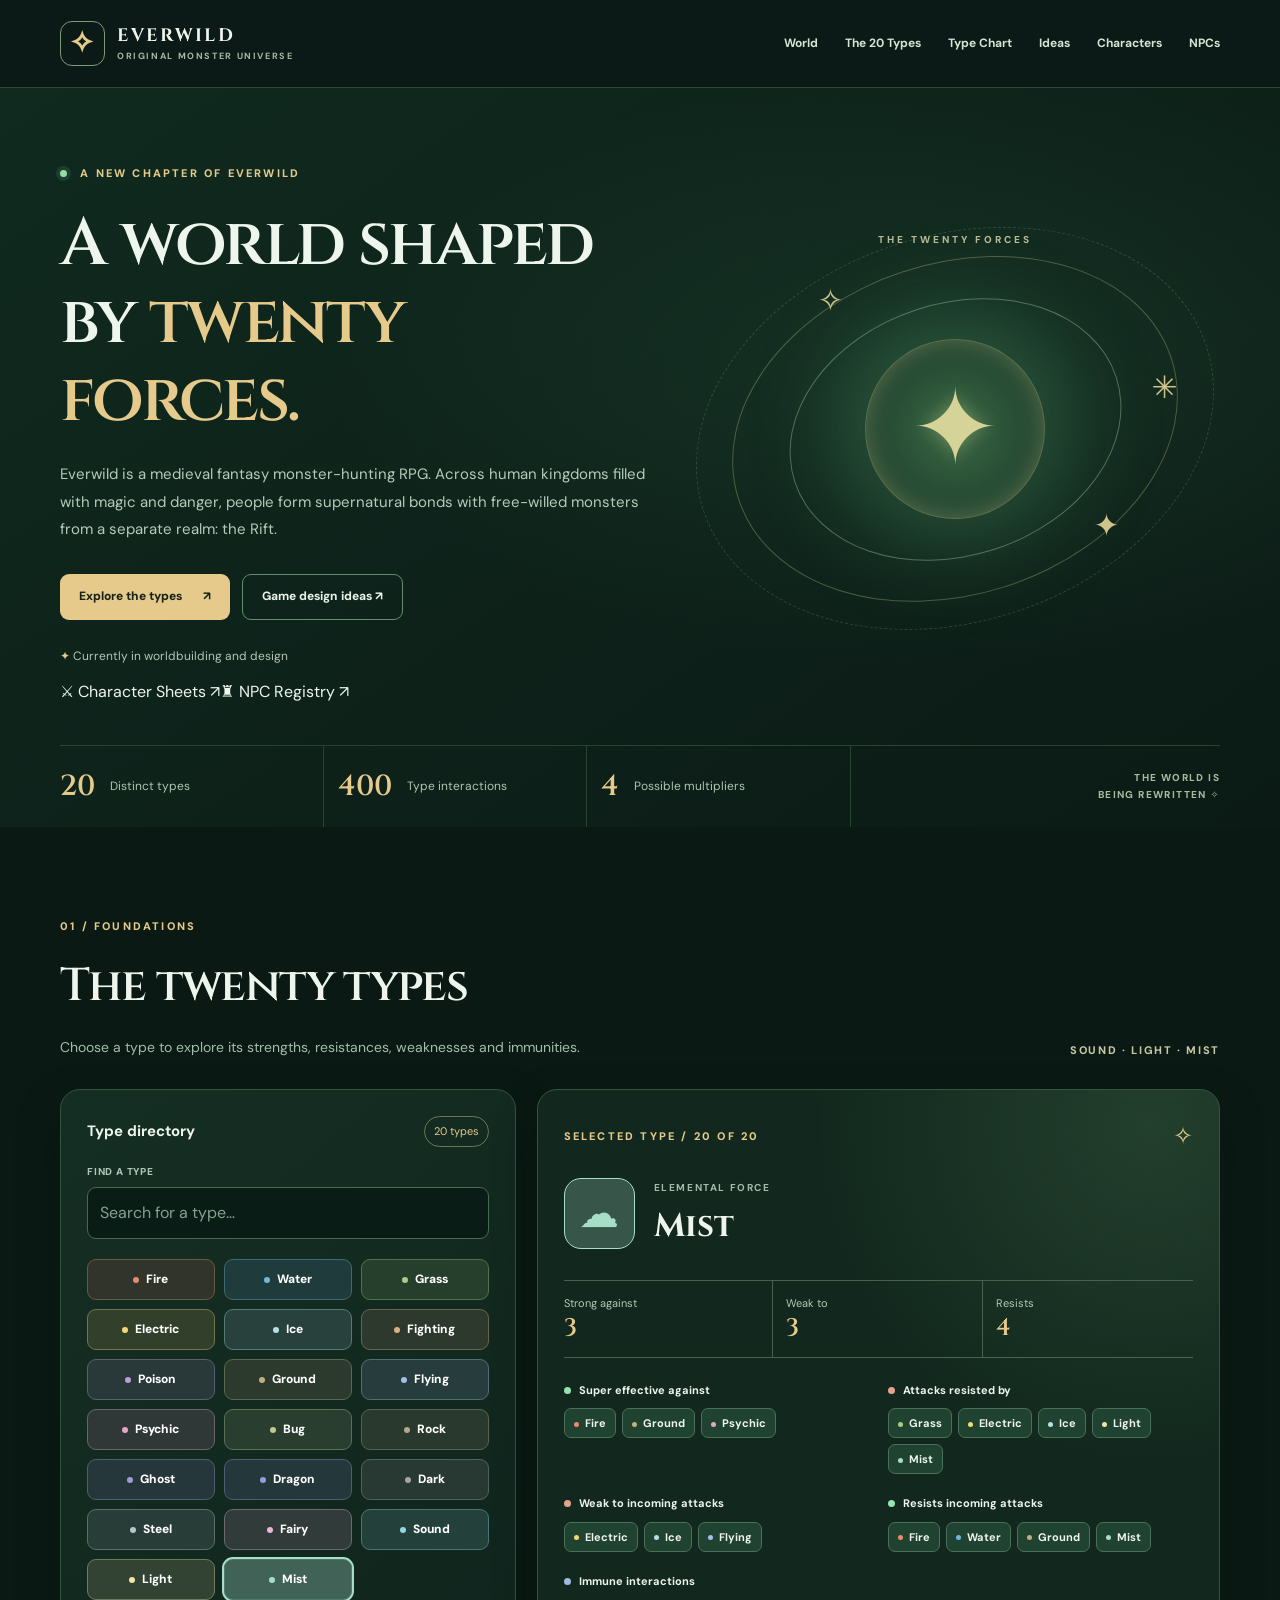
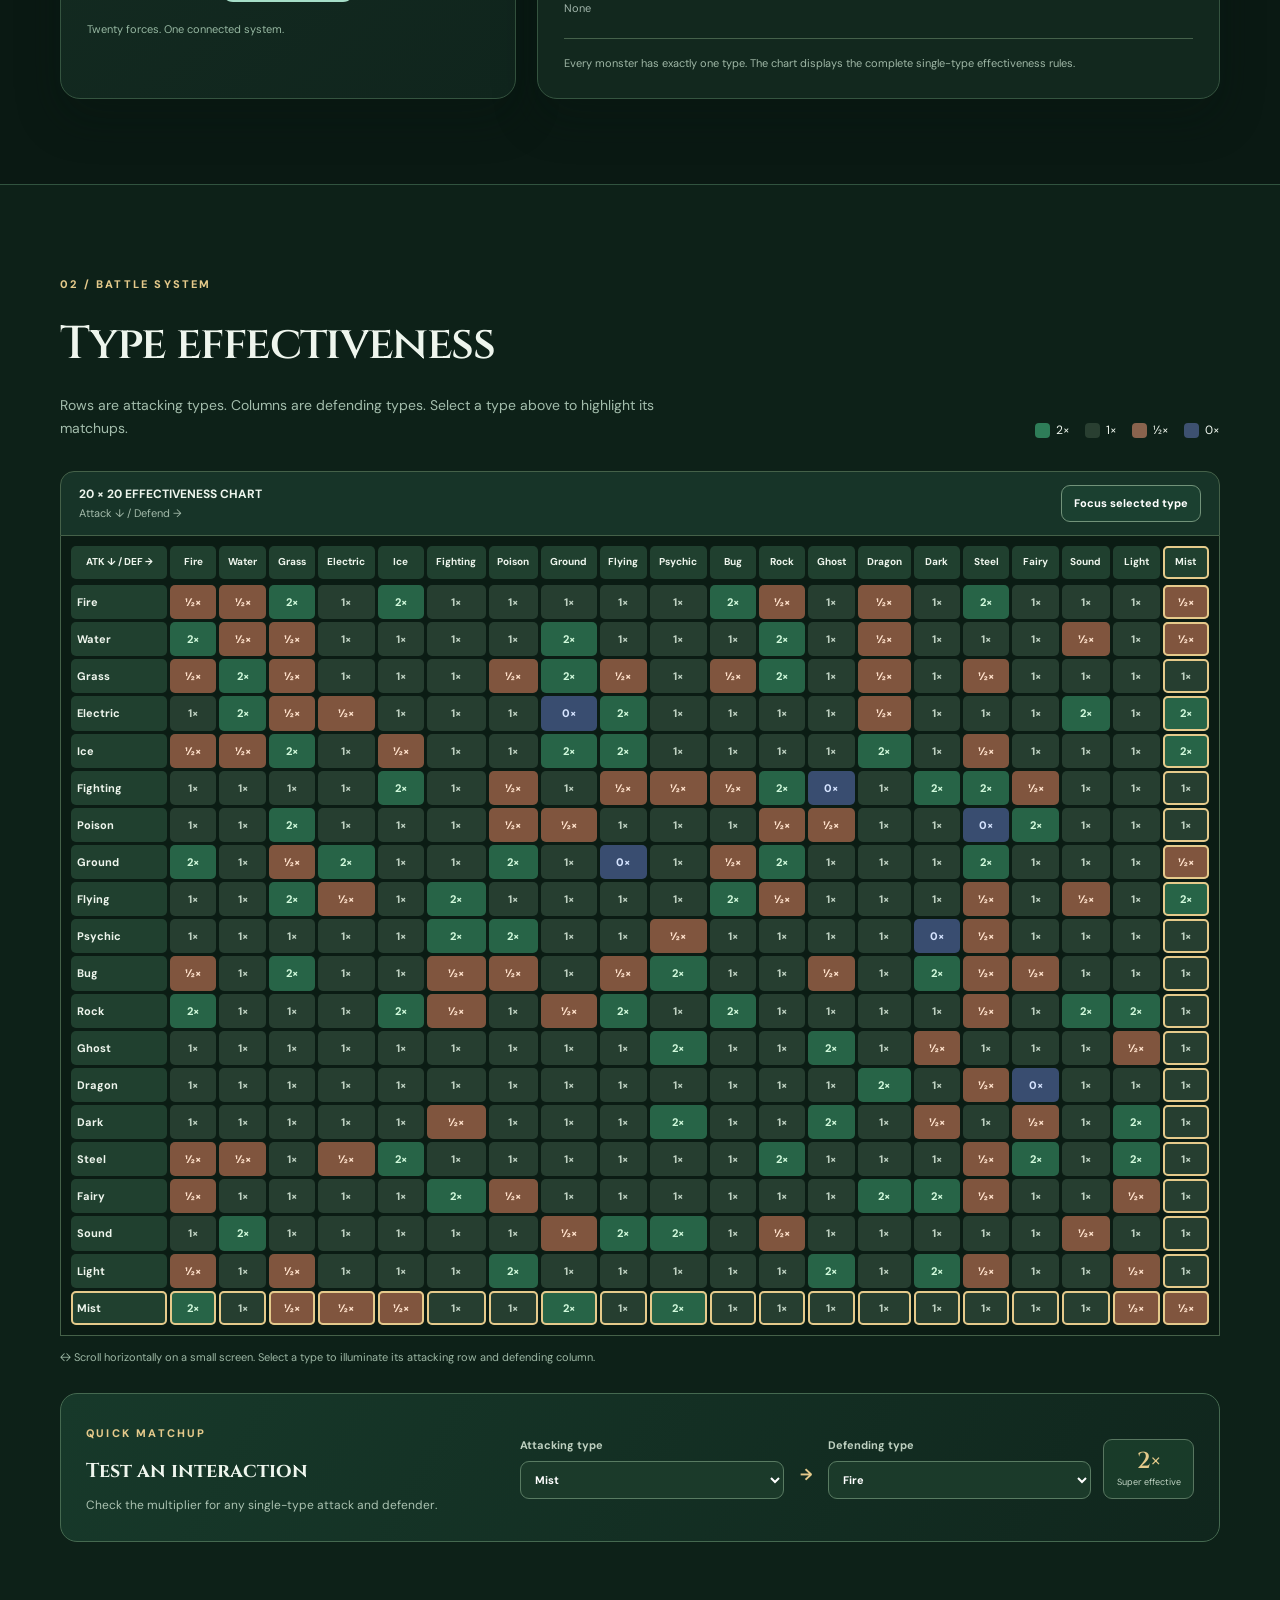
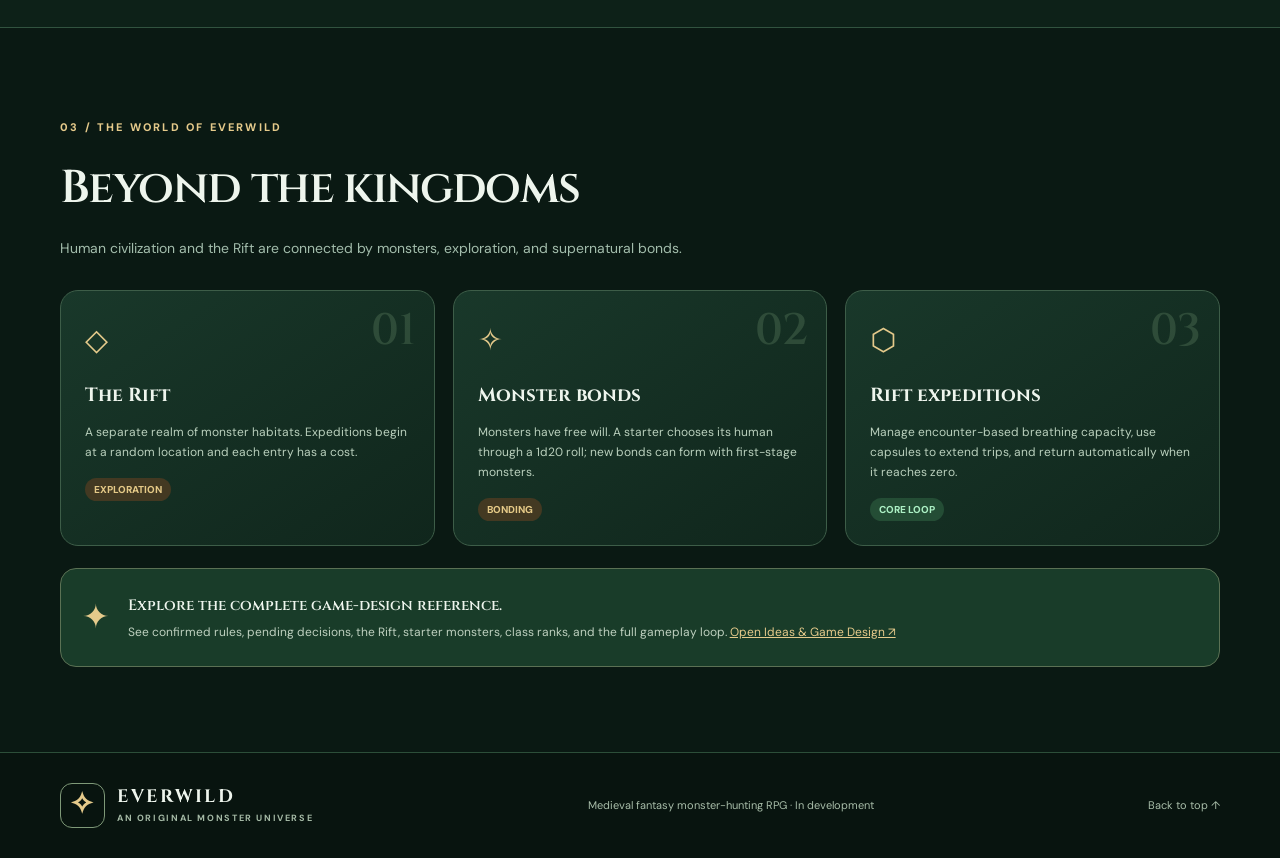
<file: index.html>
<!doctype html>
<html lang="en"><head>
<meta charset="utf-8"><meta name="viewport" content="width=device-width,initial-scale=1">
<meta name="theme-color" content="#0b1b17">
<meta name="description" content="Explore Everwild, a medieval fantasy monster-hunting RPG with a separate monster realm called the Rift and twenty distinct elemental types.">
<title>Everwild | A World of Twenty Forces</title>
<link rel="stylesheet" href="css/everwild.css?v=20261107">
<script type="module" src="js/everwild.js?v=20261107"></script>
</head><body>
<a class="skip" href="#main">Skip to main content</a>
<header class="topbar" id="top"><div class="wrap top-inner">
<a class="brand" href="#top"><span class="brand-glyph">✧</span><span>EVERWILD<small>ORIGINAL MONSTER UNIVERSE</small></span></a>
<nav aria-label="Main navigation"><a href="#world">World</a><a href="#types">The 20 Types</a><a href="#chart">Type Chart</a><a href="ideas.html">Ideas</a><a href="characters.html">Characters</a><a href="npcs.html">NPCs</a></nav>
</div></header>
<main id="main">
<section class="hero" id="world"><div class="wrap hero-grid">
<div class="hero-copy">
<p class="kicker"><span class="signal"></span> A NEW CHAPTER OF EVERWILD</p>
<h1>A world shaped by <em>twenty forces.</em></h1>
<p class="hero-desc">Everwild is a medieval fantasy monster-hunting RPG. Across human kingdoms filled with magic and danger, people form supernatural bonds with free-willed monsters from a separate realm: the Rift.</p>
<div class="actions"><a class="button primary" href="#types">Explore the types <span>↗</span></a><a class="button secondary" href="ideas.html">Game design ideas ↗</a></div>
<p class="hero-caption">✦ <span>Currently in worldbuilding and design</span></p><div class="sheet-quicklinks"><a href="characters.html">⚔ Character Sheets ↗</a><a href="npcs.html">♜ NPC Registry ↗</a></div>
</div>
<div class="sigil" aria-hidden="true"><div class="ring ring-a"></div><div class="ring ring-b"></div><div class="ring ring-c"></div><div class="core">✦</div><span class="glyph g1">✧</span><span class="glyph g2">✳</span><span class="glyph g3">✦</span><div class="sigil-title">THE TWENTY FORCES</div></div>
</div><div class="wrap metrics"><div><strong>20</strong><span>Distinct types</span></div><div><strong>400</strong><span>Type interactions</span></div><div><strong>4</strong><span>Possible multipliers</span></div><p>THE WORLD IS<br>BEING REWRITTEN ✧</p></div>
</section>
<section class="section wrap" id="types">
<div class="section-head"><div><span class="kicker">01 / FOUNDATIONS</span><h2>The twenty types</h2><p>Choose a type to explore its strengths, resistances, weaknesses and immunities.</p></div><span class="side-label">SOUND · LIGHT · MIST</span></div>
<div class="explorer">
<div class="panel browser"><div class="panel-top"><h3>Type directory</h3><span id="type-count" class="count">20 types</span></div>
<label for="search">FIND A TYPE</label><input id="search" type="search" placeholder="Search for a type…" autocomplete="off">
<div class="type-grid" id="type-grid" role="group" aria-label="Select a monster type"></div><p class="note">Twenty forces. One connected system.</p>
</div>
<div class="panel profile" id="profile"><div class="profile-top"><span class="kicker">SELECTED TYPE / <span id="type-index">20</span> OF 20</span><span>✧</span></div>
<div class="identity"><div class="type-symbol" id="type-symbol">☁</div><div><small>ELEMENTAL FORCE</small><h3 id="type-name">Mist</h3></div></div>
<div class="profile-metrics"><div>Strong against<strong id="strong-count">0</strong></div><div>Weak to<strong id="weak-count">0</strong></div><div>Resists<strong id="resist-count">0</strong></div></div>
<div class="profiles">
<div><h4><i class="dot good"></i>Super effective against</h4><div class="chips" id="strong"></div></div>
<div><h4><i class="dot bad"></i>Attacks resisted by</h4><div class="chips" id="poor"></div></div>
<div><h4><i class="dot bad"></i>Weak to incoming attacks</h4><div class="chips" id="weak"></div></div>
<div><h4><i class="dot good"></i>Resists incoming attacks</h4><div class="chips" id="resists"></div></div>
<div class="span-full"><h4><i class="dot immune-dot"></i>Immune interactions</h4><div class="chips" id="immune"></div></div>
</div>
<p class="profile-note">Every monster has exactly one type. The chart displays the complete single-type effectiveness rules.</p>
</div></div></section>
<section class="section chart-area" id="chart"><div class="wrap">
<div class="section-head"><div><span class="kicker">02 / BATTLE SYSTEM</span><h2>Type effectiveness</h2><p>Rows are attacking types. Columns are defending types. Select a type above to highlight its matchups.</p></div>
<div class="legend"><span><i class="swatch sup"></i>2×</span><span><i class="swatch neu"></i>1×</span><span><i class="swatch res"></i>½×</span><span><i class="swatch imm"></i>0×</span></div></div>
<div class="matrix-heading"><div><strong>20 × 20 EFFECTIVENESS CHART</strong><small>Attack ↓ / Defend →</small></div><button type="button" id="focus" aria-pressed="false">Focus selected type</button></div>
<div class="table-scroll" tabindex="0" role="region" aria-label="Horizontally scrollable type effectiveness table">
<table id="matrix" class="matrix"><caption class="sr-only">Twenty attacking types against twenty defending types. Each cell is a damage multiplier.</caption><thead id="theader"></thead><tbody id="tbody"></tbody></table>
</div><p class="table-help">↔ Scroll horizontally on a small screen. Select a type to illuminate its attacking row and defending column.</p>
<div class="calculator"><div><span class="kicker">QUICK MATCHUP</span><h3>Test an interaction</h3><p>Check the multiplier for any single-type attack and defender.</p></div><div class="calc-controls"><label>Attacking type<select id="attacker"></select></label><b aria-hidden="true">→</b><label>Defending type<select id="defender"></select></label><output id="result" aria-live="polite"><strong id="result-value">2×</strong><small id="result-text">Super effective</small></output></div></div>
</div></section>
<section class="section wrap" id="future">
<div class="section-head"><div><span class="kicker">03 / THE WORLD OF EVERWILD</span><h2>Beyond the kingdoms</h2><p>Human civilization and the Rift are connected by monsters, exploration, and supernatural bonds.</p></div></div>
<div class="roadmap">
<article><span>01</span><div class="road-icon">◇</div><h3>The Rift</h3><p>A separate realm of monster habitats. Expeditions begin at a random location and each entry has a cost.</p><small>EXPLORATION</small></article>
<article><span>02</span><div class="road-icon">✧</div><h3>Monster bonds</h3><p>Monsters have free will. A starter chooses its human through a 1d20 roll; new bonds can form with first-stage monsters.</p><small>BONDING</small></article>
<article><span>03</span><div class="road-icon">⬡</div><h3>Rift expeditions</h3><p>Manage encounter-based breathing capacity, use capsules to extend trips, and return automatically when it reaches zero.</p><small class="added">CORE LOOP</small></article>
</div>
<div class="reset-note"><span>✦</span><div><strong>Explore the complete game-design reference.</strong><p>See confirmed rules, pending decisions, the Rift, starter monsters, class ranks, and the full gameplay loop. <a href="ideas.html" style="color:var(--gold);text-decoration:underline">Open Ideas &amp; Game Design ↗</a></p></div></div>
</section>
</main><footer><div class="wrap footer-row"><a class="brand" href="#top"><span class="brand-glyph">✧</span><span>EVERWILD<small>AN ORIGINAL MONSTER UNIVERSE</small></span></a><span>Medieval fantasy monster-hunting RPG · In development</span><a href="#top">Back to top ↑</a></div></footer>
</body></html>
</file>
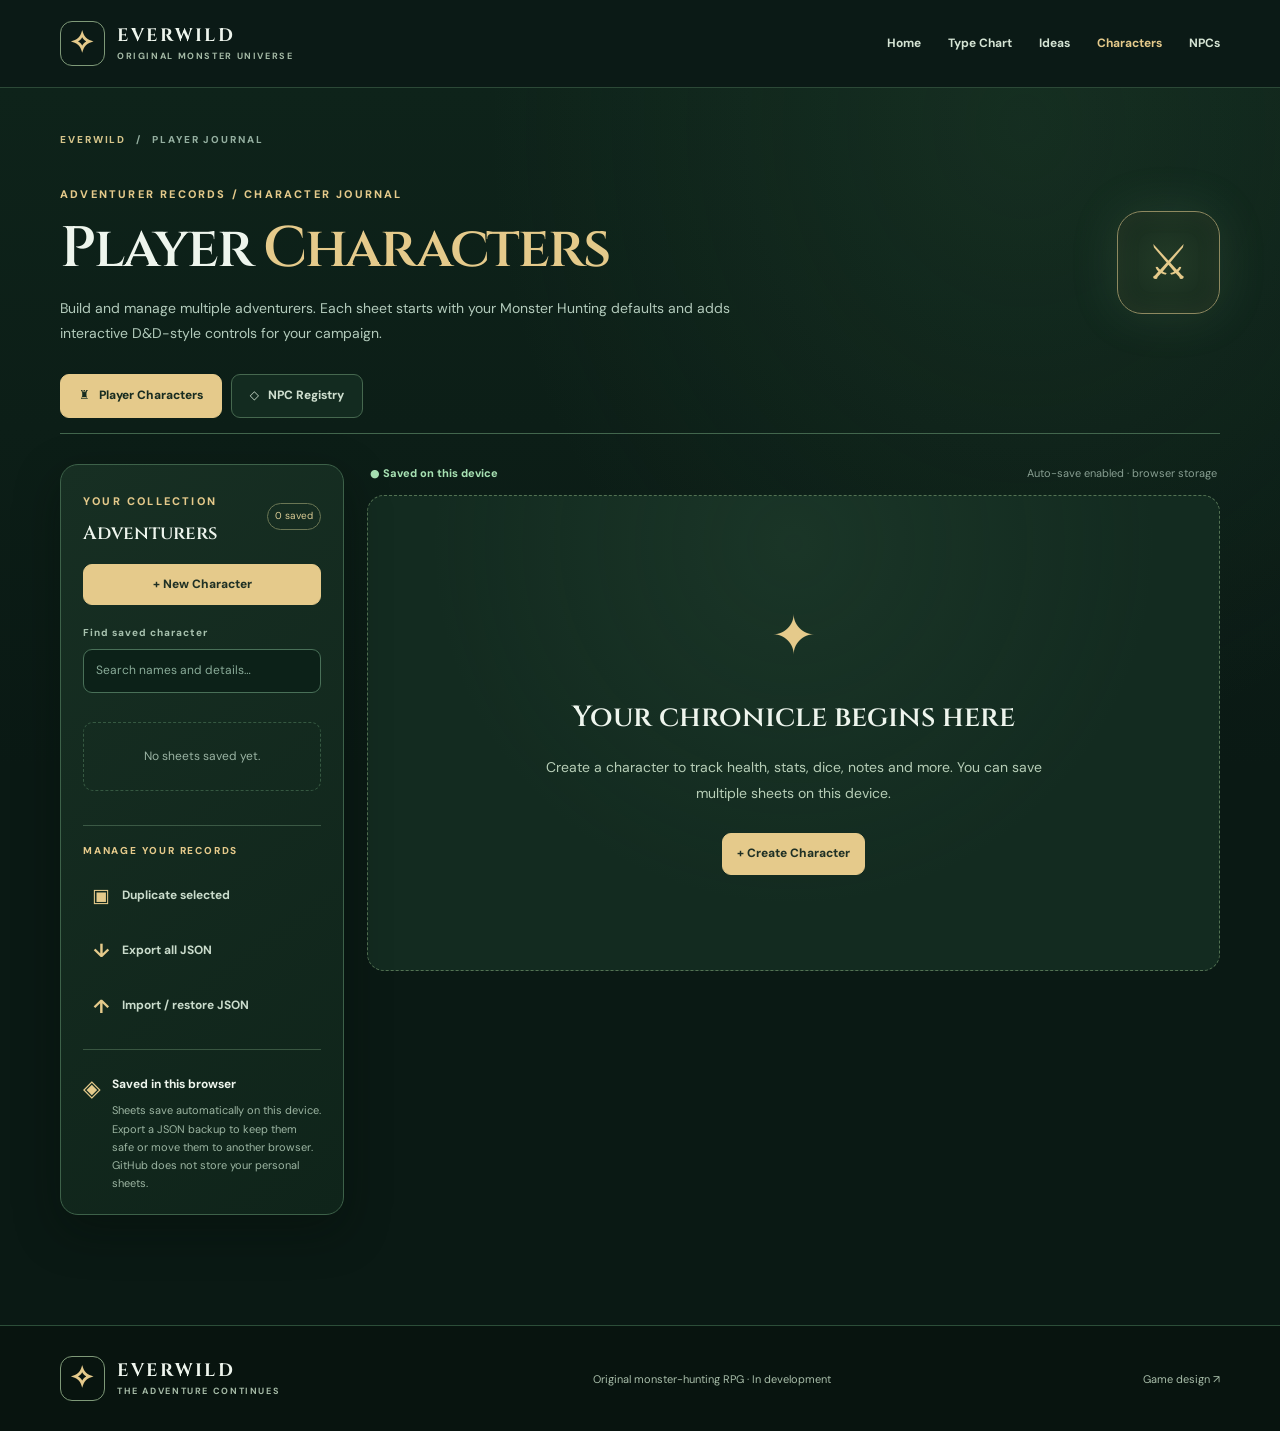
<file: characters.html>
<!doctype html>
<html lang="en"><head><meta charset="utf-8"><meta name="viewport" content="width=device-width,initial-scale=1">
<meta name="theme-color" content="#0b1b17">
<meta name="description" content="Everwild character sheets. Save multiple player characters and track health, ability checks, skills, experience and dice.">
<title>Player Characters | Everwild</title>
<link rel="stylesheet" href="css/everwild.css?v=20261107">
<link rel="stylesheet" href="css/sheets.css?v=20261107-v1">
<script src="js/sheets.js?v=20261107-v1" defer></script>
</head><body data-mode="characters">
<a class="skip" href="#main">Skip to main content</a>
<header class="topbar" id="top"><div class="wrap top-inner">
<a class="brand" href="index.html"><span class="brand-glyph" aria-hidden="true">✧</span><span>EVERWILD<small>ORIGINAL MONSTER UNIVERSE</small></span></a>
<nav aria-label="Main navigation"><a href="index.html">Home</a><a href="index.html#chart">Type Chart</a><a href="ideas.html">Ideas</a><a href="characters.html" aria-current="page">Characters</a><a href="npcs.html" >NPCs</a></nav>
</div></header>
<main id="main" class="sheets-main">
<div class="wrap sheet-page-head">
<div class="sheet-breadcrumb"><a href="index.html">EVERWILD</a><span>/</span> PLAYER JOURNAL</div>
<div class="page-head-row"><div>
<span class="kicker">ADVENTURER RECORDS / CHARACTER JOURNAL</span>
<h1>Player <em>Characters</em></h1>
<p>Build and manage multiple adventurers. Each sheet starts with your Monster Hunting defaults and adds interactive D&D-style controls for your campaign.</p></div>
<div class="crest" aria-hidden="true">⚔</div></div>
<div class="head-tabs" role="navigation" aria-label="Sheet type">
<a href="characters.html" aria-current="page"><span>♜</span> Player Characters</a>
<a href="npcs.html"><span>◇</span> NPC Registry</a>
</div>
</div>
<div class="wrap sheet-workspace">
<aside class="roster-panel" aria-label="Saved characters">
<div class="roster-head"><div><span class="kicker">YOUR COLLECTION</span><h2>Adventurers</h2></div><span class="roster-count" id="roster-count">0 saved</span></div>
<button class="s-btn gold new-button" type="button" id="new-button">+ New Character</button>
<label class="roster-search-label" for="roster-search">Find saved character</label>
<input id="roster-search" class="roster-search" type="search" placeholder="Search names and details…" autocomplete="off">
<div id="roster" class="roster-list" aria-label="Saved sheet list"></div>
<div class="roster-tools"><div class="aside-label">MANAGE YOUR RECORDS</div>
<button class="tool-link" id="copy-button" type="button"> <span>▣</span> Duplicate selected</button>
<button class="tool-link" id="export-button" type="button"><span>↓</span> Export all JSON</button>
<button class="tool-link" id="import-button" type="button"><span>↑</span> Import / restore JSON</button>
<input type="file" id="import-input" accept=".json,application/json" hidden>
</div>
<div class="local-note"><span aria-hidden="true">◈</span><div><strong>Saved in this browser</strong><p>Sheets save automatically on this device. Export a JSON backup to keep them safe or move them to another browser. GitHub does not store your personal sheets.</p></div></div>
</aside>
<div class="sheet-main-panel">
<div class="save-line"><span class="storage-indicator" id="save-status">● Saved on this device</span><span class="save-context">Auto-save enabled · browser storage</span></div>
<div id="notice" class="sheet-notice" role="status" aria-live="polite" hidden></div>
<div id="sheet" class="sheet-content"></div>
</div>
</div>
</main>
<footer><div class="wrap footer-row"><a class="brand" href="index.html"><span class="brand-glyph">✧</span><span>EVERWILD<small>THE ADVENTURE CONTINUES</small></span></a><span>Original monster-hunting RPG · In development</span><a href="ideas.html">Game design ↗</a></div></footer>
</body></html>
</file>
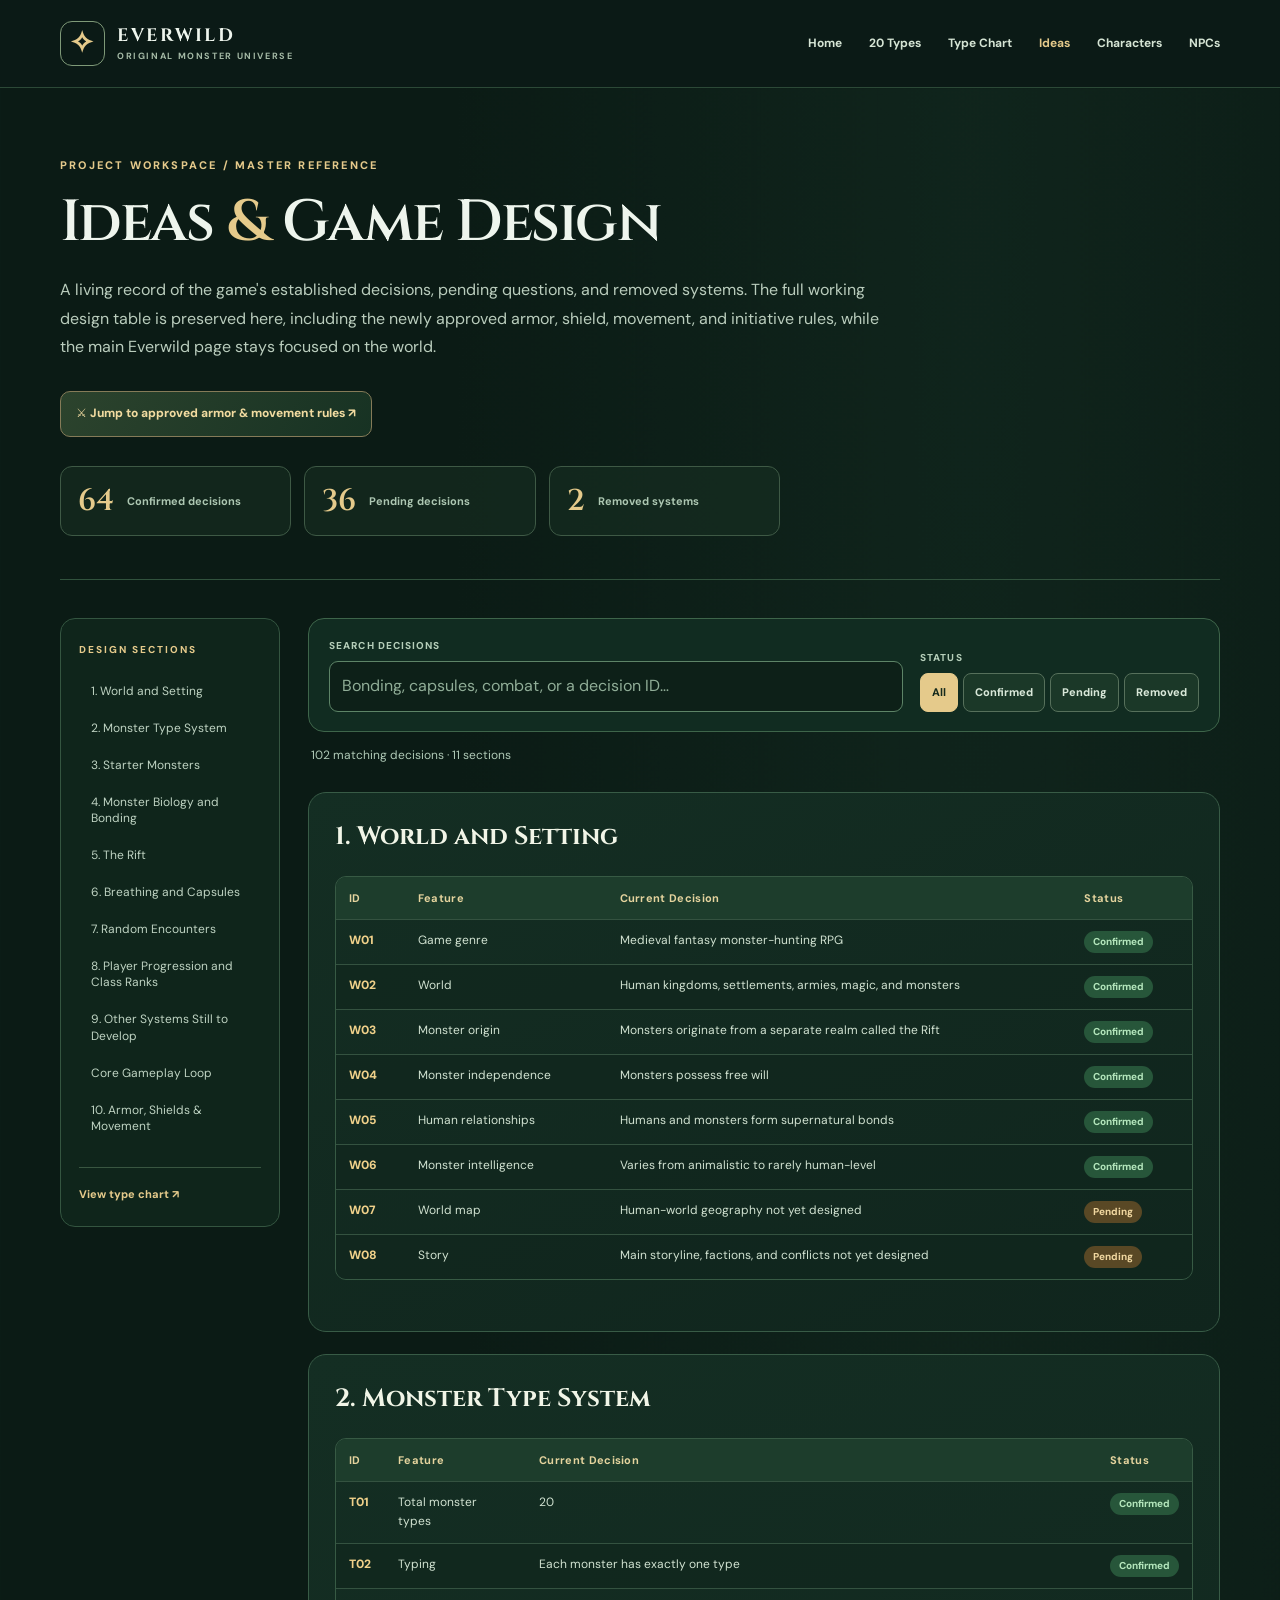
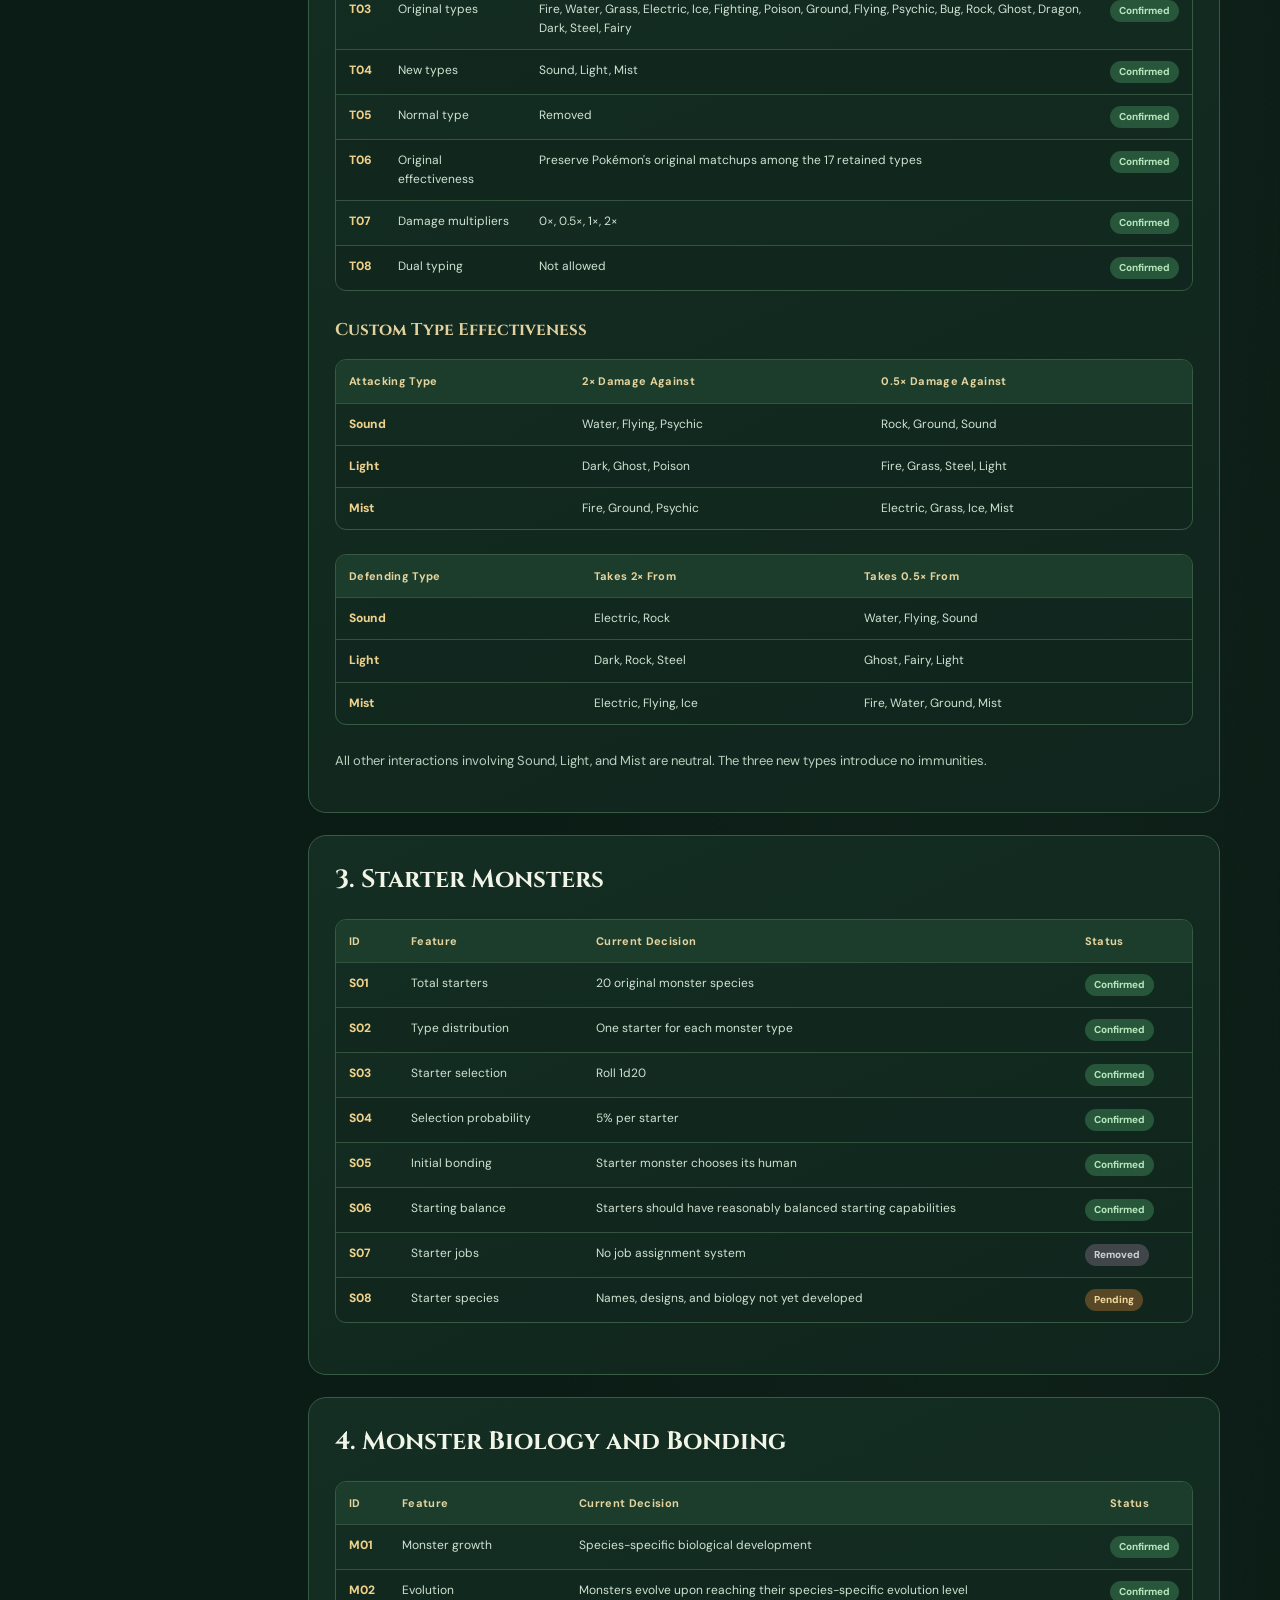
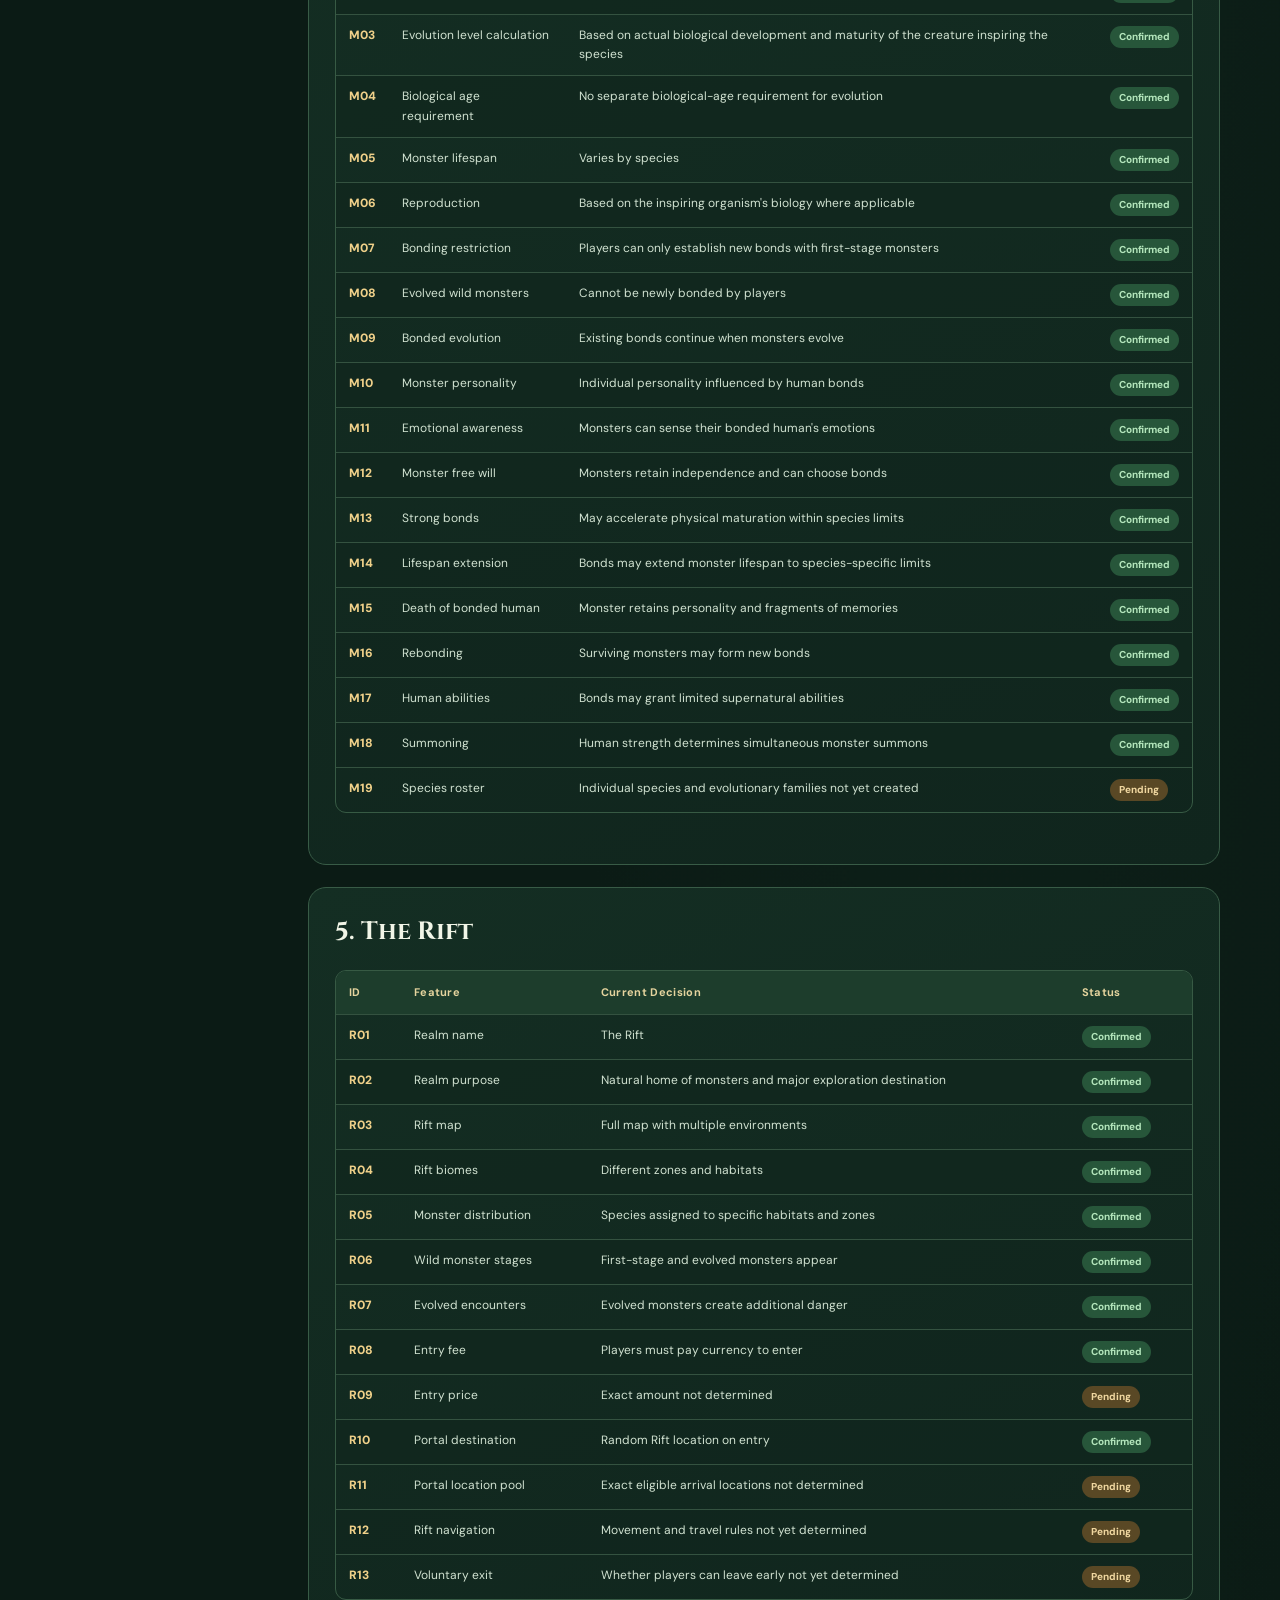
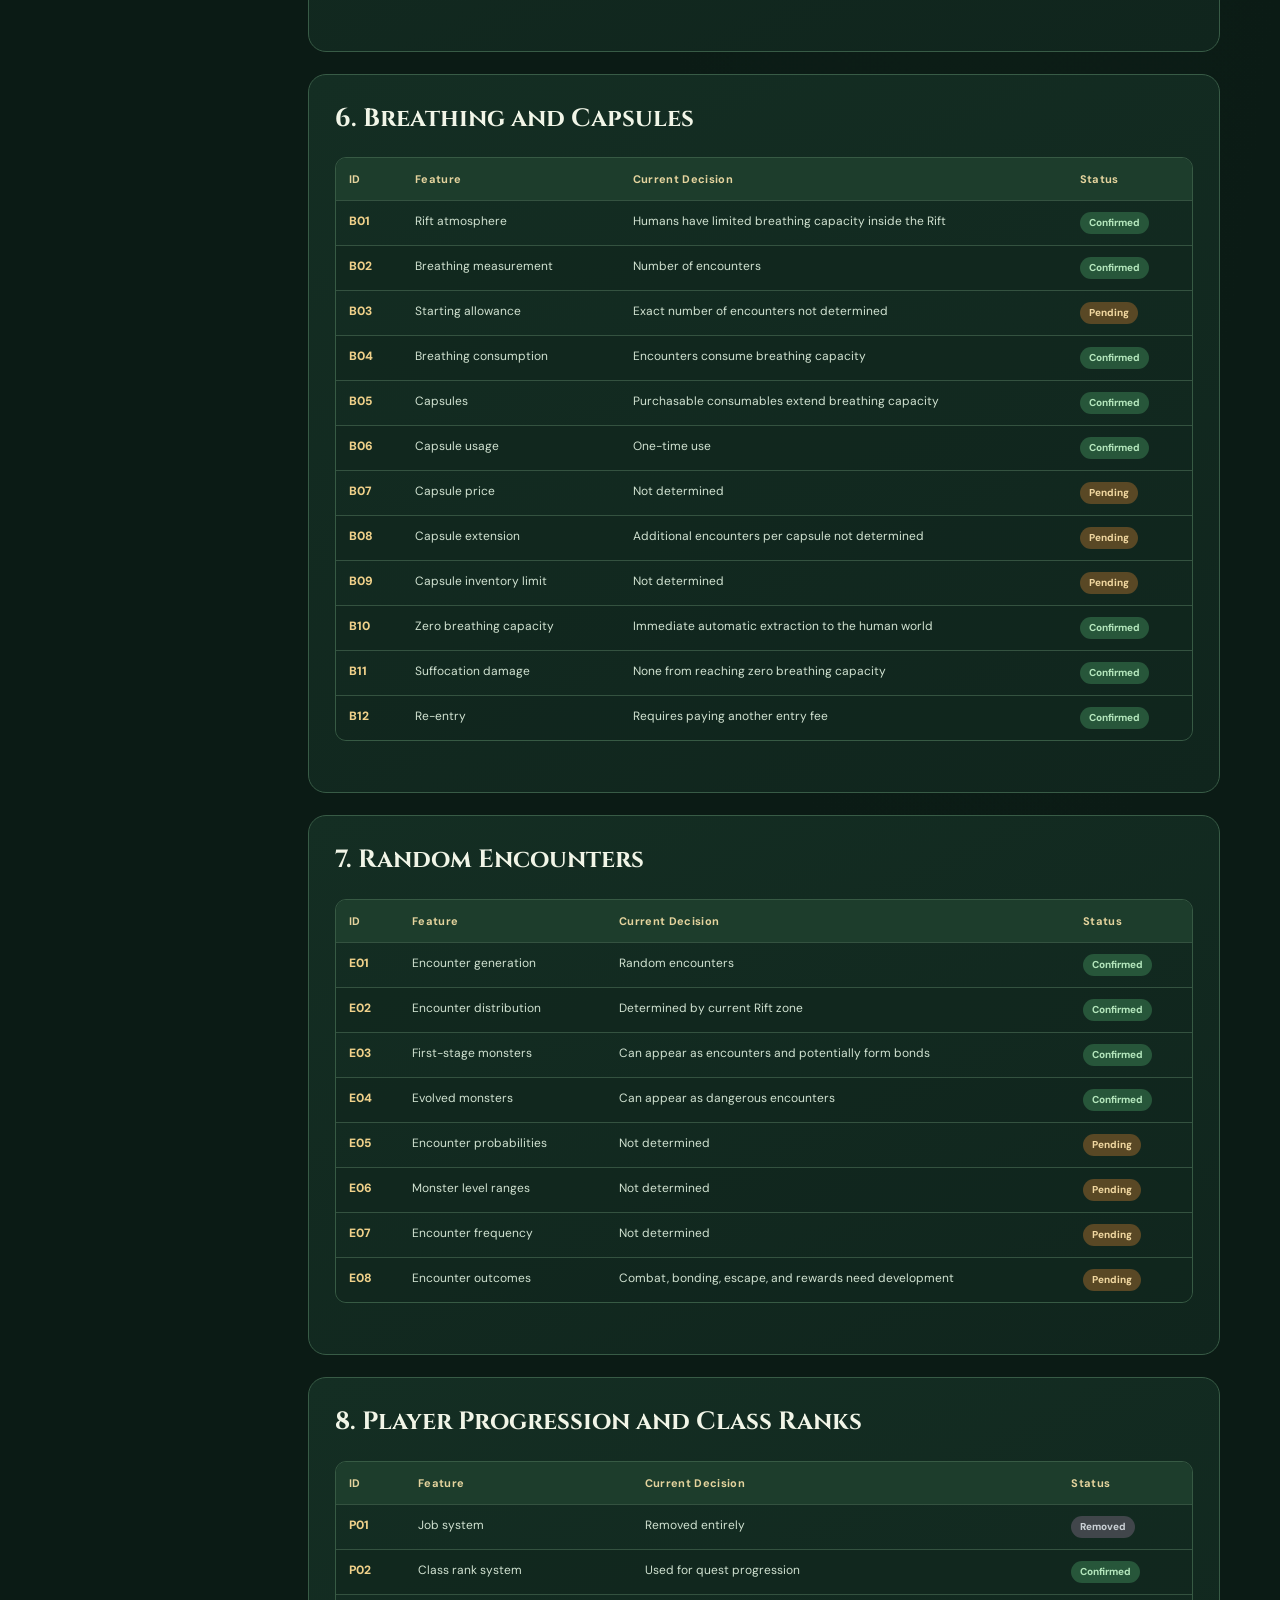
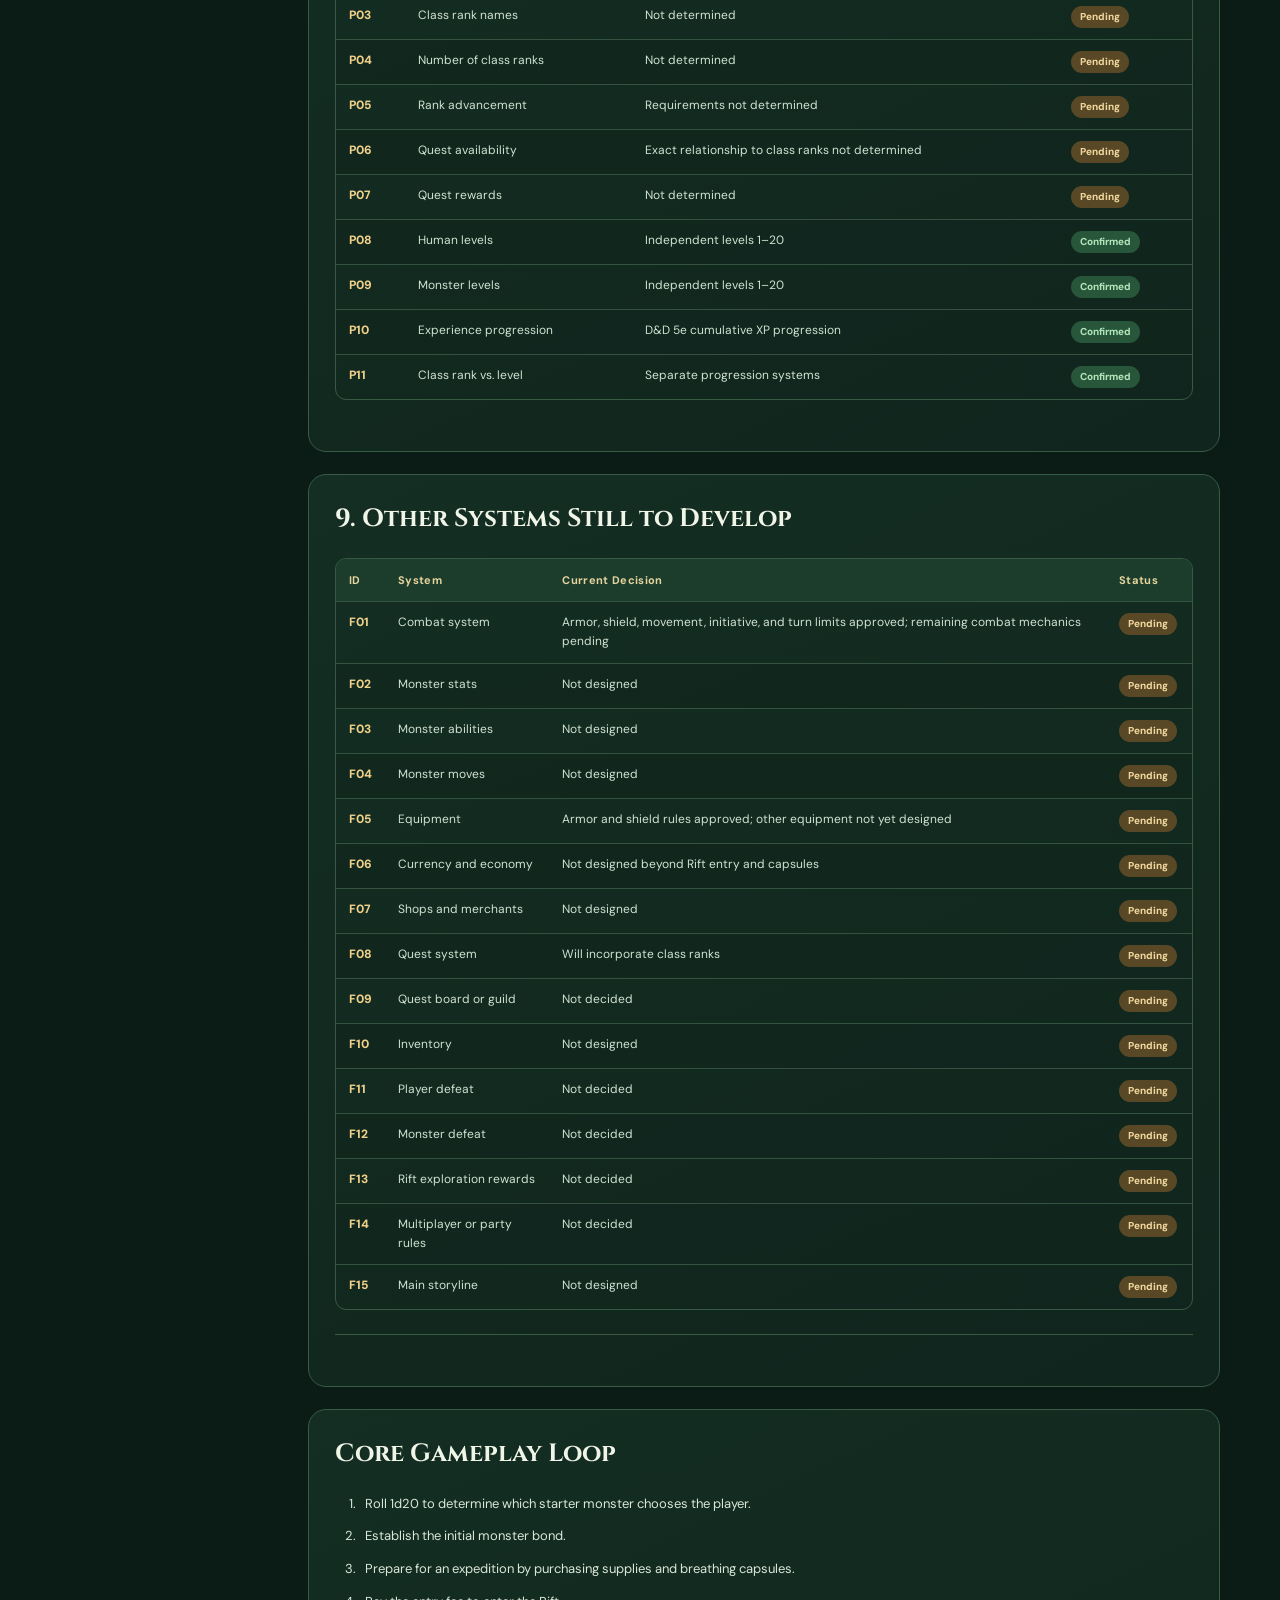
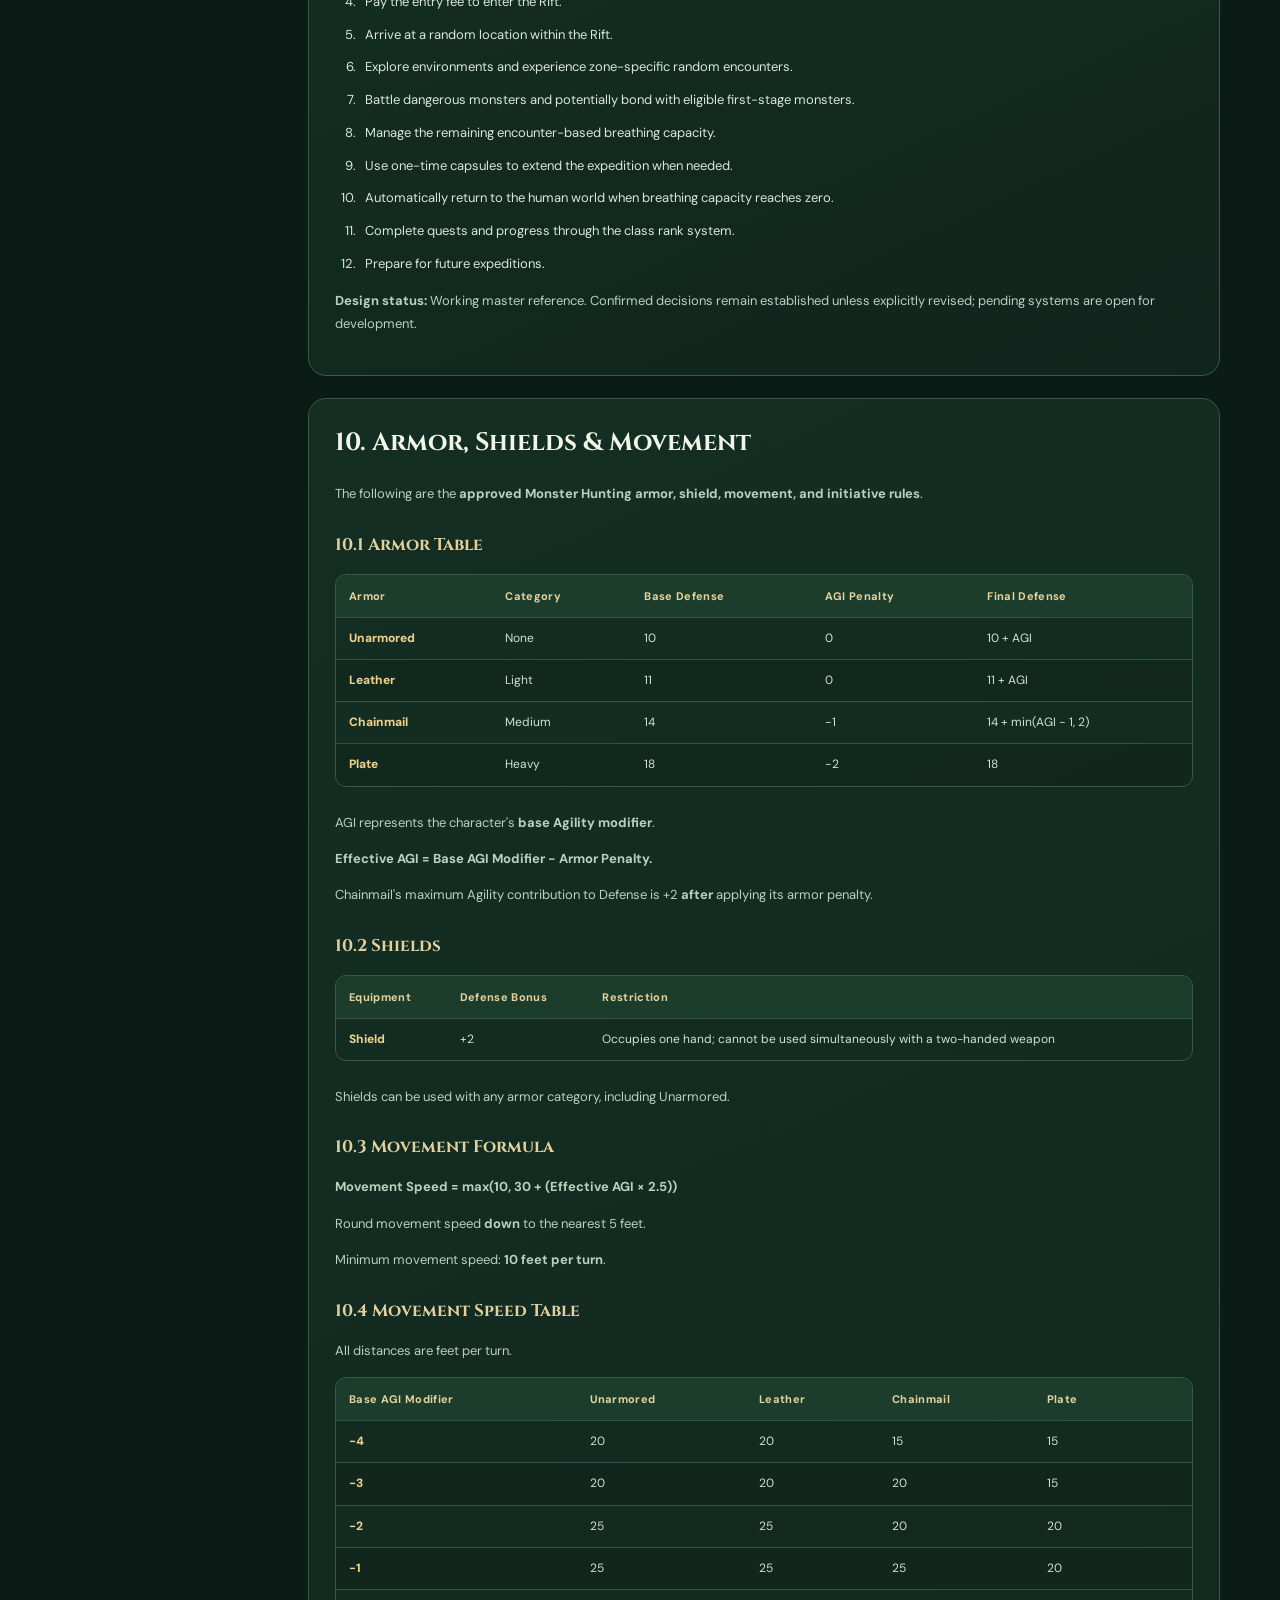
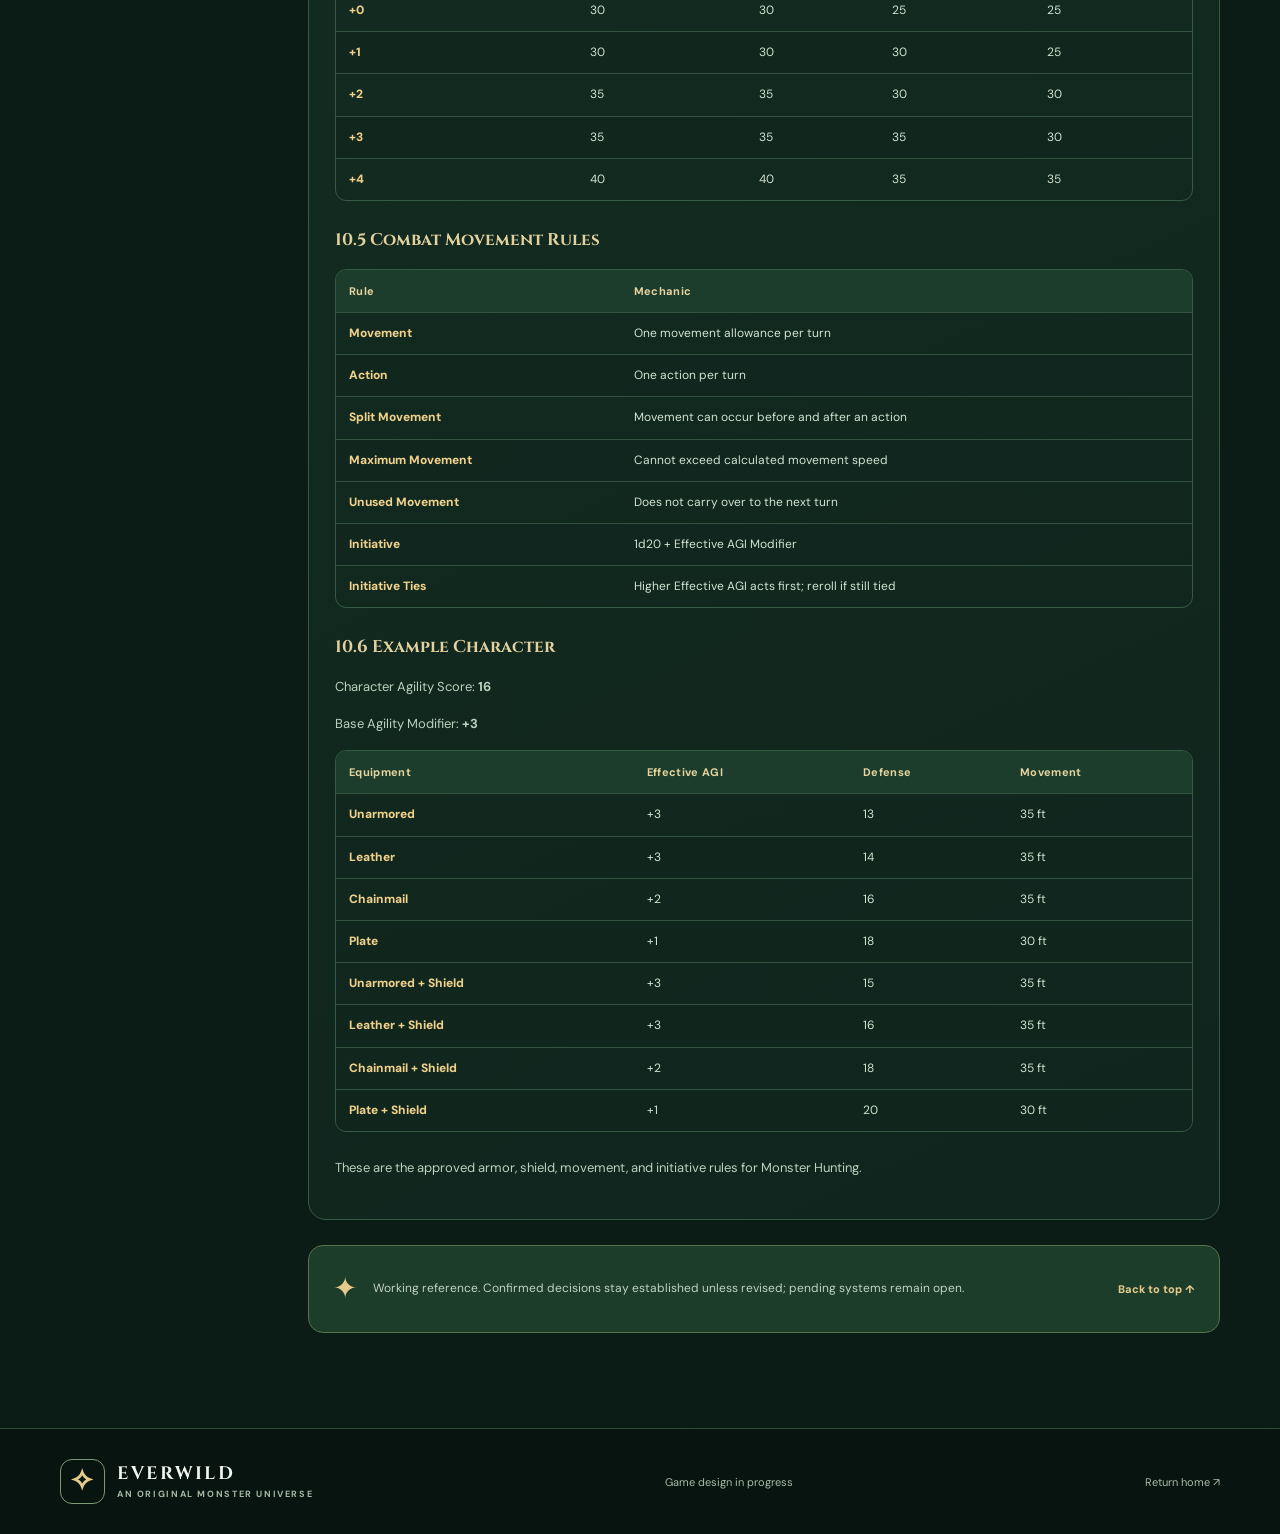
<file: ideas.html>
<!doctype html>
<html lang="en"><head>
<meta charset="utf-8"><meta name="viewport" content="width=device-width,initial-scale=1">
<meta name="theme-color" content="#0b1b17">
<meta name="description" content="Everwild game design and planning reference: confirmed decisions, open questions, type rules, the Rift, bonding, progression and the core gameplay loop.">
<title>Ideas &amp; Game Design | Everwild</title>
<link rel="stylesheet" href="css/everwild.css?v=20261107">
<link rel="stylesheet" href="css/ideas.css?v=20261107">
<script src="js/ideas.js?v=20261107" defer></script>
</head>
<body>
<a class="skip" href="#main">Skip to content</a>
<header class="topbar" id="top"><div class="wrap top-inner">
<a class="brand" href="index.html"><span class="brand-glyph">✧</span><span>EVERWILD<small>ORIGINAL MONSTER UNIVERSE</small></span></a>
<nav aria-label="Main navigation"><a href="index.html">Home</a><a href="index.html#types">20 Types</a><a href="index.html#chart">Type Chart</a><a href="ideas.html" aria-current="page">Ideas</a><a href="characters.html">Characters</a><a href="npcs.html">NPCs</a></nav>
</div></header>
<main id="main" class="ideas-main">
<section class="ideas-hero wrap">
<div class="kicker">PROJECT WORKSPACE / MASTER REFERENCE</div>
<h1>Ideas <span>&amp;</span> Game Design</h1>
<p>A living record of the game's established decisions, pending questions, and removed systems. The full working design table is preserved here, including the newly approved armor, shield, movement, and initiative rules, while the main Everwild page stays focused on the world.</p>
<p class="rules-jump"><a href="#armor-shields-movement">⚔ Jump to approved armor &amp; movement rules ↗</a></p>
<div class="ideas-stats" aria-label="Design status summary">
<div><strong id="confirmed-count">64</strong><span>Confirmed decisions</span></div>
<div><strong id="pending-count">36</strong><span>Pending decisions</span></div>
<div><strong id="removed-count">2</strong><span>Removed systems</span></div>
</div>
</section>
<div class="wrap ideas-layout">
<aside class="ideas-sidebar" aria-label="Design sections"><div class="sidebar-title">DESIGN SECTIONS</div><nav id="idea-contents"></nav><a class="back-chart" href="index.html#chart">View type chart ↗</a></aside>
<div class="ideas-content">
<div class="ideas-controls">
<div class="search-wrap"><label for="ideas-search">SEARCH DECISIONS</label><input type="search" id="ideas-search" placeholder="Bonding, capsules, combat, or a decision ID…" autocomplete="off"></div>
<div class="status-wrap"><span>STATUS</span><div class="status-options" id="status-options" role="group" aria-label="Filter decisions by status">
<button type="button" class="chosen" data-filter="all" aria-pressed="true">All</button>
<button type="button" data-filter="Confirmed" aria-pressed="false">Confirmed</button>
<button type="button" data-filter="Pending" aria-pressed="false">Pending</button>
<button type="button" data-filter="Removed" aria-pressed="false">Removed</button>
</div></div></div>
<div class="ideas-count" id="ideas-count" role="status" aria-live="polite">Loading design decisions…</div>
<div id="reference"><p class="loading-note">Loading the master game design…</p></div>
<div class="ideas-end"><span>✦</span><p>Working reference. Confirmed decisions stay established unless revised; pending systems remain open.</p><a href="#top">Back to top ↑</a></div>
</div></div>
</main>
<footer><div class="wrap footer-row"><a class="brand" href="index.html"><span class="brand-glyph">✧</span><span>EVERWILD<small>AN ORIGINAL MONSTER UNIVERSE</small></span></a><span>Game design in progress</span><a href="index.html">Return home ↗</a></div></footer>
</body></html>
</file>
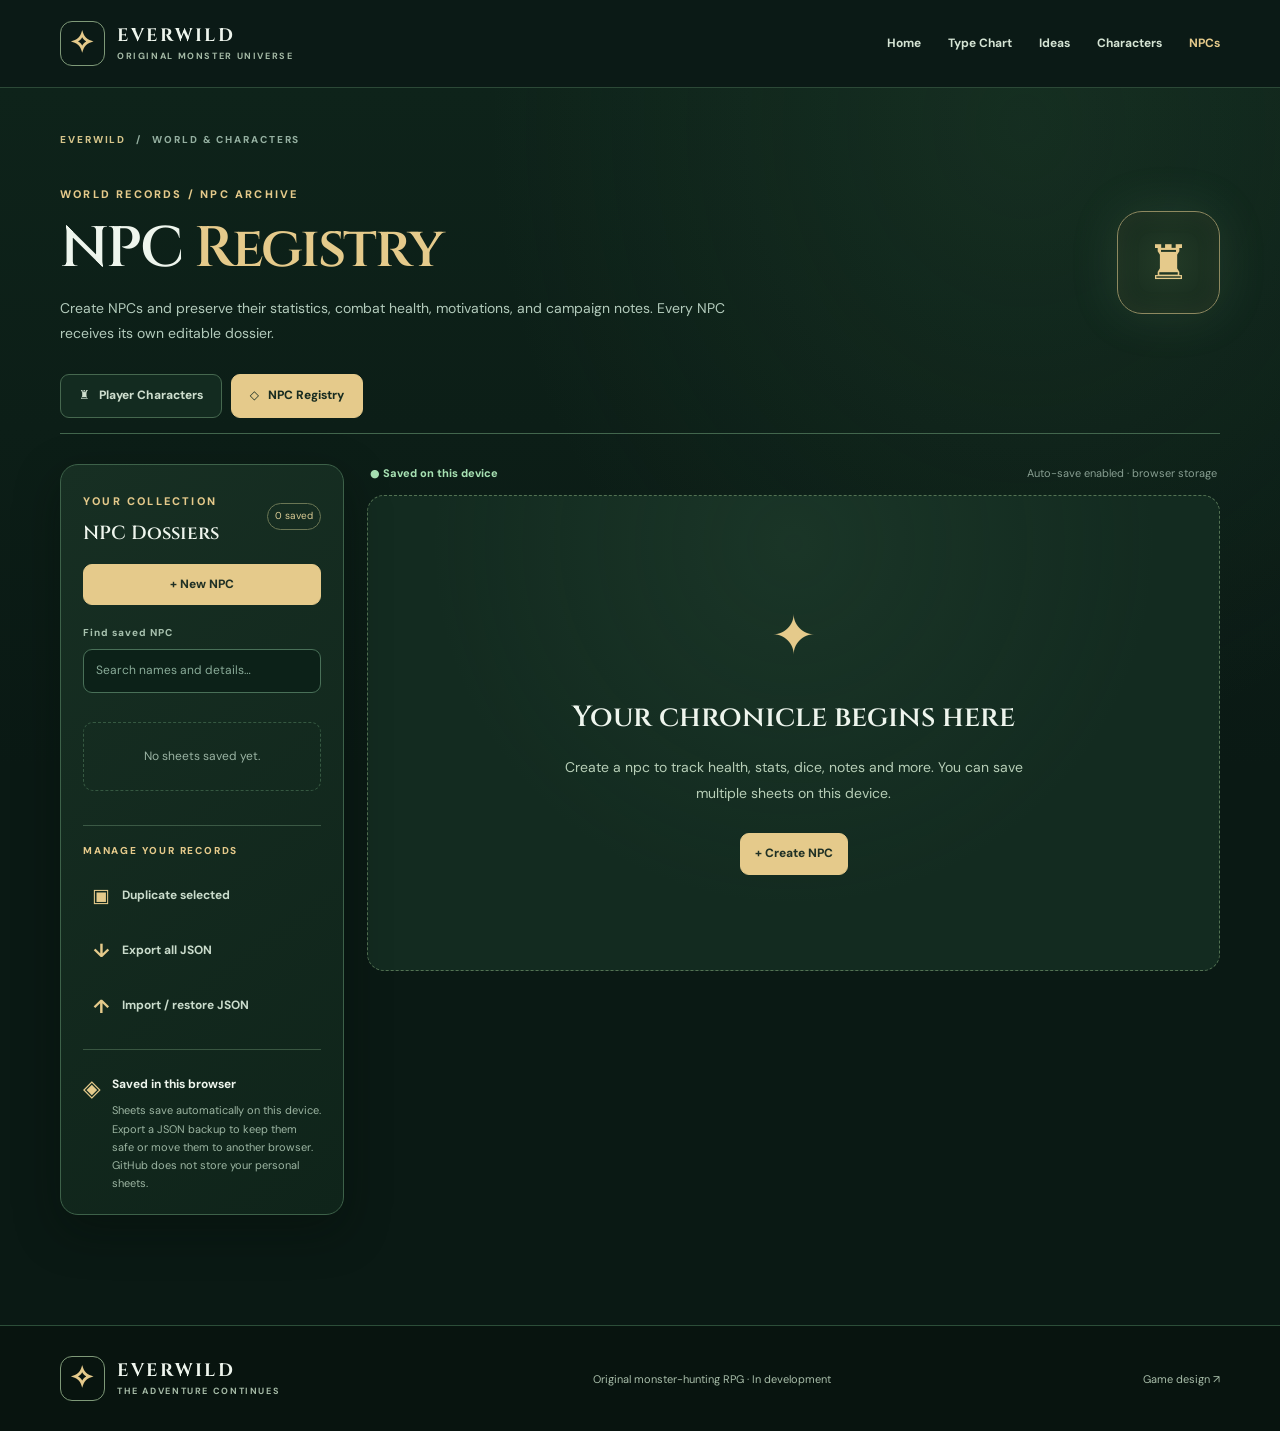
<file: npcs.html>
<!doctype html>
<html lang="en"><head><meta charset="utf-8"><meta name="viewport" content="width=device-width,initial-scale=1">
<meta name="theme-color" content="#0b1b17">
<meta name="description" content="Everwild NPC registry. Create, edit, track and save multiple NPC character stat blocks.">
<title>NPC Registry | Everwild</title>
<link rel="stylesheet" href="css/everwild.css?v=20261107">
<link rel="stylesheet" href="css/sheets.css?v=20261107-v1">
<script src="js/sheets.js?v=20261107-v1" defer></script>
</head><body data-mode="npcs">
<a class="skip" href="#main">Skip to main content</a>
<header class="topbar" id="top"><div class="wrap top-inner">
<a class="brand" href="index.html"><span class="brand-glyph" aria-hidden="true">✧</span><span>EVERWILD<small>ORIGINAL MONSTER UNIVERSE</small></span></a>
<nav aria-label="Main navigation"><a href="index.html">Home</a><a href="index.html#chart">Type Chart</a><a href="ideas.html">Ideas</a><a href="characters.html" >Characters</a><a href="npcs.html" aria-current="page">NPCs</a></nav>
</div></header>
<main id="main" class="sheets-main">
<div class="wrap sheet-page-head">
<div class="sheet-breadcrumb"><a href="index.html">EVERWILD</a><span>/</span> WORLD & CHARACTERS</div>
<div class="page-head-row"><div>
<span class="kicker">WORLD RECORDS / NPC ARCHIVE</span>
<h1>NPC <em>Registry</em></h1>
<p>Create NPCs and preserve their statistics, combat health, motivations, and campaign notes. Every NPC receives its own editable dossier.</p></div>
<div class="crest" aria-hidden="true">♜</div></div>
<div class="head-tabs" role="navigation" aria-label="Sheet type">
<a href="characters.html"><span>♜</span> Player Characters</a>
<a href="npcs.html" aria-current="page"><span>◇</span> NPC Registry</a>
</div>
</div>
<div class="wrap sheet-workspace">
<aside class="roster-panel" aria-label="Saved NPCs">
<div class="roster-head"><div><span class="kicker">YOUR COLLECTION</span><h2>NPC Dossiers</h2></div><span class="roster-count" id="roster-count">0 saved</span></div>
<button class="s-btn gold new-button" type="button" id="new-button">+ New NPC</button>
<label class="roster-search-label" for="roster-search">Find saved NPC</label>
<input id="roster-search" class="roster-search" type="search" placeholder="Search names and details…" autocomplete="off">
<div id="roster" class="roster-list" aria-label="Saved sheet list"></div>
<div class="roster-tools"><div class="aside-label">MANAGE YOUR RECORDS</div>
<button class="tool-link" id="copy-button" type="button"> <span>▣</span> Duplicate selected</button>
<button class="tool-link" id="export-button" type="button"><span>↓</span> Export all JSON</button>
<button class="tool-link" id="import-button" type="button"><span>↑</span> Import / restore JSON</button>
<input type="file" id="import-input" accept=".json,application/json" hidden>
</div>
<div class="local-note"><span aria-hidden="true">◈</span><div><strong>Saved in this browser</strong><p>Sheets save automatically on this device. Export a JSON backup to keep them safe or move them to another browser. GitHub does not store your personal sheets.</p></div></div>
</aside>
<div class="sheet-main-panel">
<div class="save-line"><span class="storage-indicator" id="save-status">● Saved on this device</span><span class="save-context">Auto-save enabled · browser storage</span></div>
<div id="notice" class="sheet-notice" role="status" aria-live="polite" hidden></div>
<div id="sheet" class="sheet-content"></div>
</div>
</div>
</main>
<footer><div class="wrap footer-row"><a class="brand" href="index.html"><span class="brand-glyph">✧</span><span>EVERWILD<small>THE ADVENTURE CONTINUES</small></span></a><span>Original monster-hunting RPG · In development</span><a href="ideas.html">Game design ↗</a></div></footer>
</body></html>
</file>
<file: css/everwild.css>
@import url('https://fonts.googleapis.com/css2?family=Cinzel:wght@500;600;700&family=DM+Sans:wght@400;500;600;700;800&display=swap');
:root{--bg:#0a1913;--panel:#11291f;--border:#355440;--text:#eef5ed;--muted:#a3bdac;--gold:#e5ca8b;--mint:#9bdcba;color-scheme:dark;font-family:"DM Sans",system-ui,sans-serif;scroll-behavior:smooth}
*{box-sizing:border-box}body{margin:0;background:var(--bg);color:var(--text);line-height:1.65}a{color:inherit;text-decoration:none}button,input,select{font:inherit}button{cursor:pointer}button:focus-visible,a:focus-visible,input:focus-visible,select:focus-visible{outline:2px solid var(--gold);outline-offset:3px}.wrap{width:min(1160px,calc(100% - 40px));margin:auto}.skip{position:absolute;top:-100px;left:16px;background:white;color:black;padding:8px;z-index:50}.skip:focus{top:8px}.sr-only{position:absolute;width:1px;height:1px;clip:rect(0,0,0,0);overflow:hidden}
.topbar{background:#0c1b16f5;border-bottom:1px solid #2c4937}.top-inner{display:flex;justify-content:space-between;align-items:center;gap:20px;padding:21px 0}.brand{display:inline-flex;align-items:center;gap:12px;font:700 18px/1.2 Cinzel,serif;letter-spacing:.15em}.brand-glyph{border:1px solid #7e9978;color:var(--gold);width:45px;height:45px;border-radius:12px;display:grid;place-items:center;font-size:30px}.brand small{display:block;margin-top:4px;font:700 9px "DM Sans",sans-serif;letter-spacing:.18em;color:#a5baa6}.topbar nav{display:flex;gap:27px;color:#d5e4d4;font-size:12px;font-weight:700}.topbar nav a:hover,footer a:hover{color:var(--gold)}
.hero{background:radial-gradient(ellipse at 74% 38%,#3d755031,transparent 46%),linear-gradient(145deg,#102a1f,#0b1a15);overflow:hidden}.hero-grid{display:grid;grid-template-columns:1.05fr .95fr;gap:45px;align-items:center;min-height:525px;padding:65px 0 40px}.kicker{font-size:11px;font-weight:800;letter-spacing:.2em;text-transform:uppercase;color:var(--gold)}.signal{display:inline-block;height:7px;width:7px;margin-right:8px;border-radius:50%;background:#94dfa9;box-shadow:0 0 0 4px #83cb9f20}.hero h1,h2,h3{font-family:Cinzel,Georgia,serif}.hero h1{font-size:clamp(42px,5.2vw,73px);line-height:1.17;font-weight:600;letter-spacing:-.04em;margin:24px 0 21px}.hero h1 em{font-style:normal;color:var(--gold)}.hero-desc{font-size:15px;line-height:1.85;max-width:600px;color:#b5cbb9}.actions{display:flex;gap:12px;flex-wrap:wrap;margin:30px 0 27px}.button{display:inline-flex;align-items:center;gap:21px;padding:12px 19px;border-radius:9px;font-size:12px;font-weight:800;transition:transform .2s}.button:hover{transform:translateY(-2px)}.primary{background:var(--gold);color:#172318}.secondary{border:1px solid #668b72;color:#e9f2e9}.hero-caption{font-size:12px;color:#b3c6b7}.hero-caption:first-letter{color:var(--gold)}
.sigil{height:395px;position:relative;display:grid;place-items:center;isolation:isolate}.sigil:before{content:'';position:absolute;height:280px;width:280px;background:#62bf7e23;border-radius:50%;filter:blur(35px)}.ring{position:absolute;inset:8% 7%;border:1px solid #b4b5835e;border-radius:50%;transform:rotate(-18deg)}.ring-b{inset:18%;border-color:#9fc49d70}.ring-c{inset:1% 0%;border-style:dashed;border-color:#8ea98743}.core{display:grid;place-items:center;height:180px;width:180px;border-radius:50%;background:radial-gradient(circle,#33593b,#0d221b);box-shadow:0 0 70px #68b9822a,inset 0 0 25px #d7c78c5b;border:1px solid #ccba805e;color:#e9d79d;font-size:105px;text-shadow:0 0 18px #e2d28c6b}.glyph{position:absolute;font-size:31px;color:#d0c48b}.g1{top:11%;left:24%}.g2{right:8%;top:33%}.g3{bottom:19%;right:19%}.sigil-title{position:absolute;top:0;color:#b5bb92;font-size:10px;letter-spacing:.3em;font-weight:800}.metrics{display:grid;grid-template-columns:repeat(3,1fr) 1.4fr;border-top:1px solid #42634a88}.metrics>div{display:flex;align-items:center;gap:15px;padding:21px 14px;border-right:1px solid #42634a88}.metrics>div:first-child{padding-left:0}.metrics strong{font:600 29px Cinzel,serif;color:var(--gold)}.metrics span{font-size:12px;color:#afc6b2}.metrics p{align-self:center;text-align:right;color:#a8b99e;font-size:10px;letter-spacing:.14em;font-weight:800;margin:0}
.section{padding:85px 0;scroll-margin-top:20px}.section-head{display:flex;align-items:end;justify-content:space-between;gap:20px;margin-bottom:30px}.section-head h2{font-size:clamp(31px,4.1vw,46px);font-weight:600;letter-spacing:-.035em;margin:11px 0}.section-head p{margin:0;color:var(--muted);max-width:665px;font-size:14px}.side-label{font-size:11px;font-weight:800;color:#c4c9a3;letter-spacing:.15em;white-space:nowrap}.explorer{display:grid;grid-template-columns:.8fr 1.2fr;gap:21px}.panel{border:1px solid var(--border);border-radius:20px;background:linear-gradient(140deg,#152e23,#10251d);padding:26px;box-shadow:0 19px 45px #05150e55}.panel-top{display:flex;justify-content:space-between;align-items:center;gap:15px;margin-bottom:17px}.panel-top h3{font:700 15px "DM Sans",sans-serif;margin:0}.count{border:1px solid #6a7755;border-radius:30px;color:var(--gold);padding:5px 9px;font-size:11px}.browser label{display:block;color:#afc5b7;letter-spacing:.08em;font-size:10px;font-weight:800;margin-bottom:7px}.browser input{width:100%;padding:12px;border-radius:9px;border:1px solid #466b51;background:#091c15;color:white}.browser input::placeholder{color:#85a292}.type-grid{display:grid;grid-template-columns:repeat(3,minmax(0,1fr));gap:9px;margin:20px 0}.type-button{min-height:41px;border-radius:9px;border:1px solid color-mix(in srgb,var(--color) 40%,#173729);background:color-mix(in srgb,var(--color) 15%,#10251e);color:white;font-size:12px;font-weight:800}.type-button:before{content:'';display:inline-block;height:6px;width:6px;margin-right:7px;border-radius:50%;background:var(--color)}.type-button:hover,.type-button.active{background:color-mix(in srgb,var(--color) 33%,#10251e)}.type-button.active{outline:2px solid var(--color)}.type-button[hidden]{display:none}.note{font-size:11px;color:#96b7a1}
.profile{background:radial-gradient(circle at 90% 6%,#4e795148,transparent 40%),#12281e}.profile-top{display:flex;align-items:center;justify-content:space-between}.profile-top>span:last-child{color:var(--gold);font-size:24px}.identity{display:flex;align-items:center;gap:19px;margin:17px 0 26px}.type-symbol{height:71px;width:71px;border:1px solid var(--accent);border-radius:17px;background:color-mix(in srgb,var(--accent) 24%,#142b21);color:var(--accent);display:grid;place-items:center;font-size:40px}.identity small{font-size:10px;letter-spacing:.16em;color:#a5baaa;font-weight:700}.identity h3{font-size:33px;margin:0}.profile-metrics{display:grid;grid-template-columns:repeat(3,1fr);border-top:1px solid #44624c;border-bottom:1px solid #44624c}.profile-metrics>div{padding:13px;font-size:11px;color:#b5c8b4;border-right:1px solid #44624c}.profile-metrics>div:first-child{padding-left:0}.profile-metrics>div:last-child{border:0}.profile-metrics strong{display:block;font:600 24px Cinzel,serif;color:var(--gold)}.profiles{display:grid;grid-template-columns:repeat(2,minmax(0,1fr));gap:20px;margin-top:23px}.profiles h4{font-size:11px;margin:0 0 9px}.dot{display:inline-block;height:7px;width:7px;border-radius:50%;margin-right:8px}.good{background:#93e4af}.bad{background:#e6a28f}.immune-dot{background:#a2bae2}.chips{display:flex;gap:6px;flex-wrap:wrap}.chip{padding:5px 9px;border:1px solid #4b7059;background:#204331;border-radius:7px;font-size:11px;font-weight:700}.chip:before{content:'';display:inline-block;height:5px;width:5px;border-radius:50%;background:var(--color);margin-right:6px;vertical-align:middle}.empty{font-size:11px;color:#a0b4aa}.span-full{grid-column:1/-1}.profile-note{font-size:11px;color:#9fb7a6;border-top:1px solid #45614b;padding-top:15px;margin:21px 0 0}
.chart-area{background:#0d2118;border-top:1px solid #31533f;border-bottom:1px solid #31533f}.legend{display:flex;gap:15px;flex-wrap:wrap}.legend span{display:flex;align-items:center;gap:6px;font-size:12px}.swatch{display:inline-block;height:15px;width:15px;border-radius:4px}.sup{background:#2e7d58}.neu{background:#293f31}.res{background:#89634d}.imm{background:#3d5170}.matrix-heading{background:#173428;border:1px solid #456149;border-radius:14px 14px 0 0;padding:13px 18px;display:flex;justify-content:space-between;align-items:center;gap:15px}.matrix-heading div{display:flex;flex-direction:column}.matrix-heading strong{font-size:12px}.matrix-heading small{font-size:11px;color:#a3baaa}.matrix-heading button{border:1px solid #72937a;border-radius:9px;padding:8px 12px;background:#1b4030;color:white;font-size:11px;font-weight:800}.matrix-heading button[aria-pressed="true"]{background:var(--gold);color:#182b20}.table-scroll{overflow:auto;border:1px solid #456149;border-top:0;background:#0b1c14}.matrix{border-spacing:3px;padding:7px;font-size:11px;min-width:100%;width:max-content}.matrix th,.matrix td{padding:8px 6px;min-width:41px;border-radius:5px;text-align:center;white-space:nowrap}.matrix thead th{position:sticky;top:0;z-index:2;background:#20402f;font-size:10px}.matrix .corner{left:0;z-index:4}.matrix tbody th{position:sticky;left:0;z-index:3;background:#20402f;text-align:left;min-width:85px}.matrix td{font-weight:800}.matrix td.sup{background:#276447;color:#d0f8db}.matrix td.neu{background:#263e30;color:#bfd1c2}.matrix td.res{background:#80553e;color:#ffe2cc}.matrix td.imm{background:#394d70;color:#d6e4ff}.matrix .highlight{outline:2px solid var(--gold);outline-offset:-2px}.matrix.focused :is(td,th):not(.on-axis):not(.corner){opacity:.22}.table-help{color:#9cb7a4;font-size:11px;margin:12px 0 27px}.calculator{display:grid;grid-template-columns:.75fr 1.25fr;align-items:center;gap:30px;background:linear-gradient(120deg,#17392a,#10261d);border:1px solid #456950;border-radius:17px;padding:25px}.calculator h3{margin:9px 0;font-size:20px}.calculator p{font-size:12px;color:#aac1b0;margin:0}.calc-controls{display:grid;grid-template-columns:1fr 20px 1fr 91px;align-items:end;gap:12px}.calc-controls label{font-size:11px;font-weight:700;color:#bed0c0}.calc-controls select{display:block;width:100%;margin-top:7px;padding:10px;border:1px solid #597b62;border-radius:9px;background:#1b3a2a;color:#fff}.calc-controls>b{text-align:center;padding-bottom:11px;color:var(--gold)}.calc-controls output{display:flex;align-items:center;justify-content:center;flex-direction:column;background:#193b29;border:1px solid #587660;border-radius:9px;min-height:60px}.calc-controls output strong{font:600 23px Cinzel,serif;color:var(--gold);line-height:1.2}.calc-controls output small{font-size:9px;color:#c2d5c5;text-align:center}
.roadmap{display:grid;grid-template-columns:repeat(3,minmax(0,1fr));gap:18px}.roadmap article{position:relative;border-radius:18px;border:1px solid #3d5d48;padding:24px;min-height:245px;background:linear-gradient(145deg,#19382a,#10261c)}.roadmap article>span{position:absolute;right:18px;top:10px;font:600 44px Cinzel,serif;color:#5375596b}.road-icon{font-size:30px;color:var(--gold)}.roadmap h3{font-size:19px;margin:15px 0 10px}.roadmap p{font-size:12px;color:#bad0bd}.roadmap small{font-size:10px;font-weight:800;color:#e4c987;padding:5px 9px;background:#433922;border-radius:20px}.roadmap small.added{color:#acf0c4;background:#244d35}.reset-note{display:flex;gap:18px;align-items:center;margin-top:22px;background:#193c29;border:1px solid #5b7154;border-radius:16px;padding:21px}.reset-note>span{font-size:33px;color:var(--gold)}.reset-note strong{font:600 15px Cinzel,serif}.reset-note p{font-size:12px;color:#bed0bf;margin:5px 0 0}footer{background:#08140f;border-top:1px solid #2c4e39;padding:30px 0}.footer-row{display:flex;align-items:center;justify-content:space-between;gap:20px}.footer-row>span,.footer-row>a:last-child{color:#a8bda9;font-size:11px}
@media(max-width:970px){.explorer{grid-template-columns:1fr}.type-grid{grid-template-columns:repeat(4,1fr)}.calculator{grid-template-columns:1fr}.hero-grid{gap:12px}}
@media(max-width:700px){.wrap{width:calc(100% - 30px)}.top-inner{flex-direction:column;align-items:flex-start}.topbar nav{width:100%;display:flex;justify-content:space-between;gap:8px;font-size:10px}.hero-grid{grid-template-columns:1fr;padding:30px 0}.sigil{order:-1;height:240px}.ring{inset:4% 13%}.ring-b{inset:18% 25%}.ring-c{inset:0 10%}.core{height:125px;width:125px;font-size:70px}.hero h1{font-size:clamp(38px,9vw,53px)}.hero-desc{font-size:14px}.metrics{grid-template-columns:repeat(3,1fr)}.metrics div{gap:7px;flex-direction:column;align-items:start;padding:16px 6px}.metrics p{display:none}.metrics strong{font-size:24px}.metrics span{font-size:10px}.section{padding:65px 0}.section-head{display:block}.side-label{display:none}.panel{padding:19px}.type-grid{grid-template-columns:repeat(3,minmax(0,1fr))}.profiles{gap:20px 12px}.legend{margin-top:18px}.calc-controls{grid-template-columns:1fr 18px 1fr}.calc-controls output{grid-column:1/-1}.roadmap{grid-template-columns:1fr}.roadmap article{min-height:210px}.footer-row{flex-wrap:wrap}.footer-row>span{order:3;width:100%}}
@media(prefers-reduced-motion:reduce){:root{scroll-behavior:auto}.button{transition:none}}
</file>
<file: css/sheets.css>
/* Everwild character and NPC sheets — original fantasy RPG dashboard. */
.topbar nav{flex-wrap:wrap;justify-content:flex-end}.topbar nav a[aria-current=page]{color:var(--gold)}
.sheets-main{min-height:75vh;background:radial-gradient(ellipse at 80% 3%,#345e3e32,transparent 37%),linear-gradient(180deg,#0e231a,#0a1914 55%);padding-bottom:110px}
.sheet-page-head{padding-top:44px}.sheet-breadcrumb{font-size:10px;font-weight:800;letter-spacing:.19em;color:#94afa0;display:flex;gap:10px;align-items:center}.sheet-breadcrumb a{color:#d6c58b}.page-head-row{display:flex;justify-content:space-between;align-items:center;gap:20px;padding:31px 0 28px}.page-head-row h1{font:600 clamp(35px,4.7vw,57px)/1.16 Cinzel,Georgia,serif;margin:10px 0 14px;letter-spacing:-.04em}.page-head-row h1 em{font-style:normal;color:var(--gold)}.page-head-row p{font-size:14px;color:#b3cbbc;line-height:1.8;max-width:710px;margin:0}.crest{height:103px;width:103px;border:1px solid #8e8960;border-radius:25px;display:grid;place-items:center;font-size:48px;color:var(--gold);background:radial-gradient(circle,#344c3080,#14281c);box-shadow:0 0 50px #83b88a24,inset 0 0 25px #c0b48018;flex-shrink:0}.head-tabs{display:flex;gap:9px;border-bottom:1px solid #42664d;padding-bottom:15px}.head-tabs a{display:inline-flex;align-items:center;gap:9px;padding:11px 18px;border:1px solid #46684f;background:#132b20;border-radius:9px;font-size:12px;font-weight:800;color:#cedece}.head-tabs a[aria-current=page]{background:var(--gold);color:#182c20;border-color:var(--gold)}.head-tabs a:hover:not([aria-current=page]){border-color:#a5be88}
.sheet-workspace{display:grid;grid-template-columns:284px minmax(0,1fr);align-items:start;gap:23px;margin-top:30px}.roster-panel{position:sticky;top:18px;border:1px solid #3d6149;border-radius:18px;padding:22px;background:linear-gradient(145deg,#172f23,#0f241a);box-shadow:0 16px 45px #040e0860}.roster-head{display:flex;justify-content:space-between;align-items:center;gap:8px;margin-bottom:18px}.roster-head h2{font:600 19px Cinzel,Georgia,serif;margin:6px 0 0}.roster-count{color:#dbcc95;border:1px solid #6a7654;border-radius:22px;padding:4px 7px;font-size:10px;white-space:nowrap}.s-btn{border:1px solid #567763;background:#1f3e2e;border-radius:9px;padding:10px 14px;color:#eaf4e8;font-size:12px;font-weight:800;min-height:39px;transition:background .15s,transform .15s}.s-btn:hover{background:#2b5640;transform:translateY(-1px)}.s-btn.gold{background:var(--gold);border-color:var(--gold);color:#203125}.s-btn.gold:hover{background:#f4dda6}.s-btn.dim{background:#1b392a;border-color:#4d6e57}.s-btn.trash{background:#372820;border-color:#785c51;color:#e8b6a5}.s-btn.trash:hover{background:#553429}.s-btn.damage{background:#643a34;border-color:#a96e67;color:#ffe1d8}.s-btn.heal{background:#285f42;border-color:#579f72;color:#dcffe4}.new-button{width:100%;margin-bottom:20px}.roster-search-label{font-size:10px;color:#a7c1ae;letter-spacing:.1em;font-weight:800;display:block;margin:0 0 7px}.roster-search{background:#0c2118;border:1px solid #497058;color:white;border-radius:9px;padding:11px 12px;width:100%;font-size:12px}.roster-search::placeholder{color:#89ab98}.roster-list{display:grid;gap:8px;padding:17px 0 22px;max-height:470px;overflow-y:auto}.roster-empty{color:#9ab3a3;font-size:12px;text-align:center;border:1px dashed #355841;padding:24px 8px;border-radius:10px}.roster-item{display:flex;gap:10px;align-items:center;text-align:left;padding:10px 9px;background:#0e251b;border:1px solid #345542;border-radius:10px;color:#e6f1e4;width:100%;min-width:0}.roster-item:hover{background:#21432f}.roster-item.selected{border-color:#c9b278;background:#2a4730;box-shadow:inset 3px 0 #e1c889}.roster-avatar{width:37px;height:37px;flex:none;display:grid;place-items:center;border-radius:10px;background:#375941;color:#f1da9e;font:600 18px Cinzel,serif}.roster-info{display:flex;flex:1;flex-direction:column;min-width:0;gap:2px}.roster-info strong{font-size:12px;white-space:nowrap;overflow:hidden;text-overflow:ellipsis}.roster-info small{font-size:10px;color:#a8bfae}.chevron{font-size:24px;color:#d1c084;line-height:1}.roster-tools{border-top:1px solid #3b5945;padding-top:17px;display:grid;gap:6px}.aside-label{font-size:10px;color:var(--gold);font-weight:800;letter-spacing:.18em;margin-bottom:5px}.tool-link{background:transparent;border:0;color:#cadccc;text-align:left;padding:9px 8px;display:flex;align-items:center;gap:11px;border-radius:7px;font-size:12px;font-weight:700}.tool-link:hover{background:#254937;color:white}.tool-link span{color:var(--gold);font-size:19px;width:20px;text-align:center}.local-note{display:flex;align-items:flex-start;gap:11px;border-top:1px solid #395641;padding-top:20px;margin-top:18px}.local-note>span{color:var(--gold);font-size:23px}.local-note strong{font-size:12px}.local-note p{color:#9cb5a2;font-size:11px;line-height:1.65;margin:5px 0 0}
.sheet-main-panel{min-width:0}.save-line{display:flex;justify-content:space-between;gap:12px;align-items:center;margin:0 3px 13px;font-size:11px}.storage-indicator{color:#a7e1b3;font-weight:800}.storage-indicator.warning{color:#f4c68d}.save-context{color:#879e91}.sheet-notice{background:#254e34;border:1px solid #5b9b70;color:#d0f5dc;border-radius:11px;padding:11px 14px;font-size:12px;margin-bottom:13px}.sheet-notice.is-error{background:#4c3029;border-color:#a46b60;color:#ffe1d4}.sheet-notice[hidden]{display:none}
.sheet-heading{display:flex;align-items:center;justify-content:space-between;gap:20px;margin-bottom:17px;padding:24px 27px;background:linear-gradient(130deg,#193a2a,#10271c);border-radius:16px;border:1px solid #47664c}.sheet-heading>div:first-child{flex:1;min-width:0}.sheet-heading .kicker{font-size:10px}.sheet-heading input{display:block;margin:7px 0;width:100%;max-width:570px;background:transparent;border:0;border-bottom:1px solid #668a6f;border-radius:0;color:#f4f8ed;font:600 clamp(24px,3vw,34px) Cinzel,Georgia,serif;padding:5px 0}.sheet-heading input::placeholder{color:#8fa995}.sheet-heading p{color:#b8c9b6;font-size:12px;margin:9px 0 0}.sheet-heading-buttons{display:flex;gap:9px;flex-wrap:wrap}.sheet-columns{display:grid;grid-template-columns:repeat(2,minmax(0,1fr));gap:17px}.sheet-column{display:flex;flex-direction:column;gap:17px;min-width:0}.s-card{background:linear-gradient(155deg,#152f23,#10271d);border-radius:17px;border:1px solid #3d624a;padding:22px;box-shadow:0 11px 30px #06170d4a;min-width:0}.s-card h3{font:600 19px Cinzel,Georgia,serif;color:#f4ecd5;letter-spacing:-.01em;margin:0 0 18px}.s-card.health-card{padding:25px 27px;margin-bottom:17px;background:radial-gradient(ellipse at 95% 5%,#3c77504b,transparent 48%),linear-gradient(135deg,#193c2b,#112b1f)}.health-heading{display:flex;justify-content:space-between;align-items:start;gap:15px}.health-heading small{font-size:10px;letter-spacing:.18em;color:#e3cf99;font-weight:800}.health-numbers{font:600 40px Cinzel,Georgia,serif;color:#f1f4e7;line-height:1.25;margin:7px 0}.health-heading span{font-size:12px;color:#b2ccbb}.heart{font-size:54px;color:#e08580;text-shadow:0 0 30px #e66a6a48;line-height:1}.meter{background:#0a1c14;border:1px solid #526d51;height:13px;border-radius:30px;overflow:hidden}.meter-fill{background:linear-gradient(90deg,#71bd83,#a8e9a1);height:100%;width:0%;transition:width .2s}.hp{margin-top:18px;height:20px;border-color:#51775b}.hp .meter-fill{background:linear-gradient(90deg,#4b9874,#8bdf9a);box-shadow:0 0 16px #7ad99766}.hp .meter-fill.low{background:linear-gradient(90deg,#b3544b,#e38f74)}.health-legend{display:flex;justify-content:space-between;gap:10px;flex-wrap:wrap;font-size:11px;color:#c3d9c8;margin:9px 0 20px}.field-grid{display:grid;grid-template-columns:repeat(2,minmax(0,1fr));gap:14px;margin:15px 0}.field-grid.three{grid-template-columns:repeat(3,minmax(0,1fr))}.field-grid.two{grid-template-columns:repeat(2,minmax(0,1fr))}.s-field{display:flex;flex-direction:column;gap:7px;min-width:0}.s-field>span{color:#a8c3b1;font-size:11px;font-weight:800;line-height:1.4}.s-field input,.s-field select,.s-field textarea{background:#0b2118;color:#e9f1e6;border:1px solid #496e55;border-radius:9px;padding:10px 10px;width:100%;min-width:0;font-size:12px}.s-field input::placeholder,.s-field textarea::placeholder{color:#809d88}.s-field textarea{min-height:110px;line-height:1.65;resize:vertical}.hp-actions{display:flex;gap:10px;align-items:center;flex-wrap:wrap;margin-top:17px}.hp-actions label{color:#b8d0c0;font-size:12px;font-weight:700}.hp-actions input{width:84px;background:#0a2119;border:1px solid #52795c;color:white;border-radius:8px;padding:9px;font-size:12px}.xp{border-top:1px solid #385843;margin-top:22px;padding-top:17px}.xp-label{display:flex;justify-content:space-between;align-items:center;gap:10px;font-size:12px;margin-bottom:9px}.xp-label span{color:#d4c18b;font-size:11px}.meter.slim{height:8px}.xp .meter-fill{background:linear-gradient(90deg,#a1a65e,#d5c084)}.xp .field-grid{margin-bottom:0}.stat-strip{display:grid;grid-template-columns:repeat(4,1fr);border-radius:12px;border:1px solid #436c50;background:#1d3e2a;margin-bottom:15px}.stat-strip>div{text-align:center;border-right:1px solid #44664c;padding:12px 5px}.stat-strip>div:last-child{border:0}.stat-strip span{display:block;color:#b3c9b5;font-size:9px;font-weight:800;letter-spacing:.03em}.stat-strip strong{display:block;font:600 22px Cinzel,Georgia,serif;color:var(--gold);margin-top:5px}.action-row{display:flex;gap:8px;flex-wrap:wrap;margin:15px 0 0}.small-note{font-size:11px;color:#a4c0ac;line-height:1.65;margin:8px 0 0}.small-note.align-bottom{align-self:end;padding-bottom:6px}.score-grid{display:grid;grid-template-columns:repeat(3,minmax(0,1fr));gap:9px;margin-top:18px}.score-tile{background:#0b2619;border:1px solid #426b4b;border-radius:10px;padding:11px;text-align:center}.score-tile label{color:#c5d9c6;font-size:10px;font-weight:800;display:flex;flex-direction:column;gap:8px;align-items:center}.score-tile input{border:1px solid #456d52;background:#183c29;border-radius:7px;color:white;font:600 19px Cinzel,Georgia,serif;text-align:center;padding:7px;width:100%;max-width:78px}.score-bottom{display:flex;align-items:center;justify-content:space-between;gap:4px;margin-top:9px}.score-bottom strong{font:600 18px Cinzel,Georgia,serif;color:var(--gold)}.score-bottom button,.check-row>button{border:1px solid #5b7a60;background:#244d34;color:#eaf3df;font-size:10px;border-radius:6px;padding:5px 7px}.score-bottom button:hover,.check-row>button:hover{background:#39774c}.check-list{display:grid;gap:1px}.check-row{display:grid;grid-template-columns:minmax(0,1fr) 39px 42px;align-items:center;gap:7px;padding:9px 1px;border-bottom:1px solid #31513d;min-width:0}.check-row:last-child{border-bottom:0}.check-row label{min-width:0;display:flex;align-items:center;gap:6px;color:#dde8d8;font-size:11px;line-height:1.35}.check-row label small{color:#a6bbae;font-size:9px}.check-row input{accent-color:#b9ce86;flex:none}.check-row>span{text-align:right;color:#e7d29a;font-size:13px;font-weight:800}.condition-grid{display:grid;grid-template-columns:repeat(2,minmax(0,1fr));gap:8px}.condition{display:flex;align-items:center;gap:6px;color:#cfe0d1;font-size:11px}.condition input{accent-color:#a4cd8f}.death{background:#191f20;border:1px solid #6f5a53;padding:16px;border-radius:12px}.death.not-downed{opacity:.84}.death-header{display:flex;align-items:center;justify-content:space-between;gap:10px;font-size:12px}.death-header span{font-size:10px;color:#e3b9a2}.death-lines{display:grid;grid-template-columns:1fr 1fr;gap:12px;margin:14px 0}.death-lines>div{font-size:11px;color:#c9d6c9}.death-lines>div>span{display:flex;gap:7px;margin-top:8px}.death-lines i{height:15px;width:15px;display:inline-block;border:1px solid #798575;border-radius:50%}.death-lines i.marked{background:#8bc3a1}.death-lines>div:last-child i.marked{background:#d77d72}.roll-log-head{display:flex;justify-content:space-between;align-items:center;margin-top:22px;padding-top:14px;border-top:1px solid #3e614a}.roll-log-head h4{margin:0;color:#e3e7cf;font-size:12px}.text-button{background:transparent;border:0;color:#dabd89;font-size:11px}.roll-log{margin-top:12px;display:grid;gap:7px;max-height:265px;overflow-y:auto}.log-item{border:1px solid #375944;background:#10281d;border-radius:8px;padding:9px;display:flex;flex-direction:column;gap:4px}.log-item strong{font-size:11px}.log-item span{font-size:11px;color:#dbcf9f}.empty-state{text-align:center;background:radial-gradient(circle at 50% 10%,#32573f3a,transparent 60%),#132b20;border:1px dashed #537253;border-radius:17px;padding:95px 25px}.empty-state>span{font-size:54px;color:var(--gold)}.empty-state h2{font:600 29px Cinzel,Georgia,serif;margin:18px 0}.empty-state p{color:#b7ceb7;line-height:1.8;font-size:14px;max-width:500px;margin:0 auto 27px}
@media(max-width:1100px){.sheet-workspace{grid-template-columns:250px minmax(0,1fr)}.sheet-columns{grid-template-columns:1fr}.score-grid{grid-template-columns:repeat(3,minmax(0,1fr))}}
@media(max-width:780px){.sheet-workspace{display:block}.roster-panel{position:static;margin-bottom:23px}.roster-list{max-height:240px}.page-head-row{padding-top:20px}.crest{height:70px;width:70px;font-size:36px}.head-tabs{flex-wrap:wrap}.sheet-heading{flex-wrap:wrap}}
@media(max-width:540px){.page-head-row h1{font-size:36px}.crest{display:none}.sheet-page-head{padding-top:30px}.roster-panel,.s-card{padding:17px}.sheet-heading{padding:17px}.sheet-heading-buttons{width:100%}.field-grid.three{grid-template-columns:repeat(2,minmax(0,1fr))}.score-grid{grid-template-columns:repeat(3,minmax(0,1fr));gap:5px}.score-tile{padding:8px 5px}.score-bottom{flex-direction:column}.condition-grid{grid-template-columns:repeat(2,minmax(0,1fr))}.health-numbers{font-size:34px}.stat-strip span{font-size:8px}.stat-strip strong{font-size:19px}.save-context{display:none}.head-tabs a{flex:1;justify-content:center}}

/* Approved armor and combat movement system */
.equipment-checks{display:grid;grid-template-columns:repeat(2,minmax(0,1fr));gap:9px;margin:16px 0}
.equipment-checks label{display:flex;align-items:center;flex-wrap:wrap;gap:7px;padding:11px;border:1px solid #52735b;background:#173b27;border-radius:9px;font-size:12px;font-weight:800;color:#e4f3e4}
.equipment-checks input{accent-color:#d9c487}
.equipment-checks label span{display:block;width:100%;padding-left:23px;font-size:10px;color:#aec8b4;font-weight:500}
.armor-breakdown{display:grid;grid-template-columns:repeat(4,minmax(0,1fr));gap:7px;margin:13px 0}
.armor-breakdown>div{background:#0d291c;border:1px solid #395a41;border-radius:9px;text-align:center;padding:11px 5px}
.armor-breakdown span{display:block;font-size:9px;color:#a4c6af;line-height:1.4}
.armor-breakdown strong{display:block;font:600 20px Cinzel,Georgia,serif;color:#e9d19e;margin-top:5px}
.turn-info{display:grid;grid-template-columns:repeat(3,minmax(0,1fr));gap:8px}
.turn-info>div{background:#183c2b;border:1px solid #476f51;border-radius:12px;padding:13px 10px}
.turn-info small{display:block;color:#b0cdb7;font-size:9px;font-weight:800;letter-spacing:.04em}
.turn-info strong{font:600 22px Cinzel,Georgia,serif;color:#e6d294;display:block;margin-top:5px}
.move-meter{margin:17px 0 12px}.move-meter .meter-fill{background:linear-gradient(90deg,#a5b56e,#d2c289)}
.movement-breakdown{display:flex;gap:12px;flex-wrap:wrap;justify-content:space-between;font-size:11px;color:#a6c4af}
.movement-breakdown strong{color:#ecdfb5}
.turn-input{display:flex;align-items:center;gap:9px;flex-wrap:wrap;margin-top:20px;font-size:12px;color:#b8d3be}
.turn-input input{max-width:82px;background:#0b2419;border:1px solid #547b5b;border-radius:8px;padding:9px;color:#fff}
.turn-input .s-btn{margin-left:auto}
.s-btn:disabled{opacity:.5;cursor:not-allowed;transform:none}
@media(max-width:540px){.armor-breakdown{grid-template-columns:repeat(2,minmax(0,1fr))}.equipment-checks{grid-template-columns:1fr}.turn-info strong{font-size:17px}.turn-info small{font-size:8px}}
</file>
<file: css/ideas.css>
.topbar nav a[aria-current=page]{color:var(--gold)}.ideas-main{background:radial-gradient(ellipse at 76% 0,#28564129,transparent 38%),#0b1b15;min-height:72vh}.ideas-hero{padding-top:68px;padding-bottom:43px;border-bottom:1px solid #31523d}.ideas-hero h1{font:600 clamp(37px,5vw,58px)/1.2 Cinzel,Georgia,serif;letter-spacing:-.03em;margin:14px 0 18px}.ideas-hero h1 span{color:var(--gold)}.ideas-hero>p{color:#bacdbd;max-width:840px;line-height:1.8;margin:0 0 29px}.ideas-stats{display:grid;grid-template-columns:repeat(3,minmax(0,1fr));max-width:720px;gap:13px}.ideas-stats>div{display:flex;align-items:center;gap:13px;border:1px solid #3e5945;border-radius:12px;background:#1932247a;padding:14px 17px}.ideas-stats strong{font:600 30px Cinzel,Georgia,serif;color:var(--gold)}.ideas-stats span{color:#adc7b2;font-size:11px;font-weight:700}.ideas-layout{display:grid;grid-template-columns:220px minmax(0,1fr);gap:28px;padding-top:38px;padding-bottom:95px;align-items:start}.ideas-sidebar{position:sticky;top:25px;border:1px solid #345540;border-radius:15px;padding:23px 18px;background:#10271de8}.sidebar-title{font-size:10px;font-weight:800;letter-spacing:.2em;color:var(--gold);margin-bottom:17px}.ideas-sidebar nav{display:flex;flex-direction:column;gap:4px}.ideas-sidebar nav a{padding:8px 10px;font-size:12px;border-radius:8px;color:#bfd3c2;border-left:2px solid transparent;line-height:1.4}.ideas-sidebar nav a:hover,.ideas-sidebar nav a:focus-visible{color:#ffe5a6;background:#1b3a29;border-left-color:var(--gold)}.back-chart{display:block;color:var(--gold);font-size:11px;font-weight:800;margin-top:24px;border-top:1px solid #395641;padding-top:17px}.ideas-controls{background:#112c21;border:1px solid #3e654a;border-radius:16px;padding:19px 20px;display:flex;justify-content:space-between;gap:17px;align-items:end;flex-wrap:wrap}.search-wrap{flex:1;min-width:220px}.ideas-controls label,.status-wrap>span{display:block;font-size:10px;letter-spacing:.11em;color:#b5ceb9;font-weight:800;margin-bottom:7px}.ideas-controls input{border:1px solid #5d8467;border-radius:9px;background:#0d2018;color:#fff;padding:11px 12px;width:100%}.ideas-controls input::placeholder{color:#90ad97}.status-options{display:flex;gap:5px;flex-wrap:wrap}.status-options button{border:1px solid #56705b;background:#1b3828;color:#d9e8d9;border-radius:8px;padding:9px 11px;font-size:11px;font-weight:800}.status-options button:hover{border-color:var(--gold)}.status-options button.chosen{color:#162a1c;background:var(--gold);border-color:var(--gold)}.ideas-count{font-size:12px;color:#afc9b6;margin:14px 3px 27px}.ideas-section{background:linear-gradient(155deg,#142e23,#10251d);border:1px solid #385b46;border-radius:18px;padding:27px 26px;margin:22px 0;scroll-margin-top:24px}.ideas-section h2{font-size:clamp(19px,2.8vw,25px);margin:0 0 22px;line-height:1.35;color:#f1f5e7}.ideas-section h3{font-size:17px;margin:25px 0 14px;color:#e2d19f}.ideas-section p{color:#bbd0be;font-size:13px;margin:13px 0;line-height:1.8}.ideas-section hr{border:0;border-top:1px solid #395942;margin:24px 0}.ideas-section ol{padding-left:24px;display:grid;gap:10px;color:#dae7d7;font-size:13px}.ideas-section ol li{padding-left:6px;line-height:1.75}.ideas-table-scroll{overflow-x:auto;margin:15px 0 24px;border:1px solid #375a44;border-radius:11px}.ideas-table{width:100%;border-collapse:collapse;min-width:600px;font-size:12px;text-align:left}.ideas-table th{background:#1d3d2c;color:#e5d49e;white-space:nowrap;letter-spacing:.03em;padding:12px 13px;font-size:11px}.ideas-table th:last-child{min-width:86px}.ideas-table td{padding:11px 13px;vertical-align:top;color:#d1e2d1;border-top:1px solid #345240;line-height:1.6}.ideas-table tr:nth-child(even) td{background:#10261db0}.ideas-table tbody tr:hover td{background:#274533bd}.ideas-table tbody tr[hidden]{display:none}.ideas-table td:first-child{color:#f0d18a;font-weight:800;white-space:nowrap}.status-pill{display:inline-block;padding:3px 9px;font-size:10px;font-weight:800;border-radius:30px;white-space:nowrap}.status-pill.Confirmed{color:#b3e5bb;background:#27563a}.status-pill.Pending{color:#f0d7a0;background:#594825}.status-pill.Removed{color:#cad0d5;background:#41464b}.ideas-end{display:flex;gap:16px;align-items:center;border:1px solid #58704d;border-radius:15px;background:#1b3d2a;padding:19px 24px;margin-top:25px}.ideas-end>span{color:var(--gold);font-size:29px}.ideas-end p{font-size:12px;color:#c1d2c1;margin:0;flex:1}.ideas-end a{font-size:11px;white-space:nowrap;color:var(--gold);font-weight:800}.loading-note{color:#bcd2c1}.no-results{border:1px dashed #637258;border-radius:12px;padding:23px;color:#bdc9ba;font-size:13px}.ideas-section[hidden],.ideas-table-scroll[hidden],.no-results[hidden]{display:none}
@media(max-width:940px){.ideas-layout{grid-template-columns:1fr}.ideas-sidebar{position:static}.ideas-sidebar nav{display:grid;grid-template-columns:repeat(2,1fr)}}
@media(max-width:650px){.ideas-hero{padding-top:47px;padding-bottom:34px}.ideas-stats{gap:7px}.ideas-stats>div{flex-direction:column;align-items:flex-start;gap:3px;padding:12px}.ideas-stats strong{font-size:25px}.ideas-stats span{font-size:10px}.ideas-layout{gap:17px}.ideas-sidebar{padding:15px}.ideas-section{padding:21px 15px}.ideas-controls{padding:14px}.ideas-table{font-size:11px}.ideas-table th,.ideas-table td{padding:9px}.ideas-end{align-items:flex-start;flex-wrap:wrap}.ideas-end a{margin-left:45px}}
/* Jump link for the newly approved armor and movement reference */
.rules-jump{margin:0 0 22px}.rules-jump a{display:inline-flex;align-items:center;gap:10px;border:1px solid #857b58;background:linear-gradient(120deg,#2c432d,#173223);border-radius:10px;padding:11px 15px;color:#f1dba0;font-size:12px;font-weight:800}.rules-jump a:hover{background:#355436;border-color:#e0c789}
</file>
